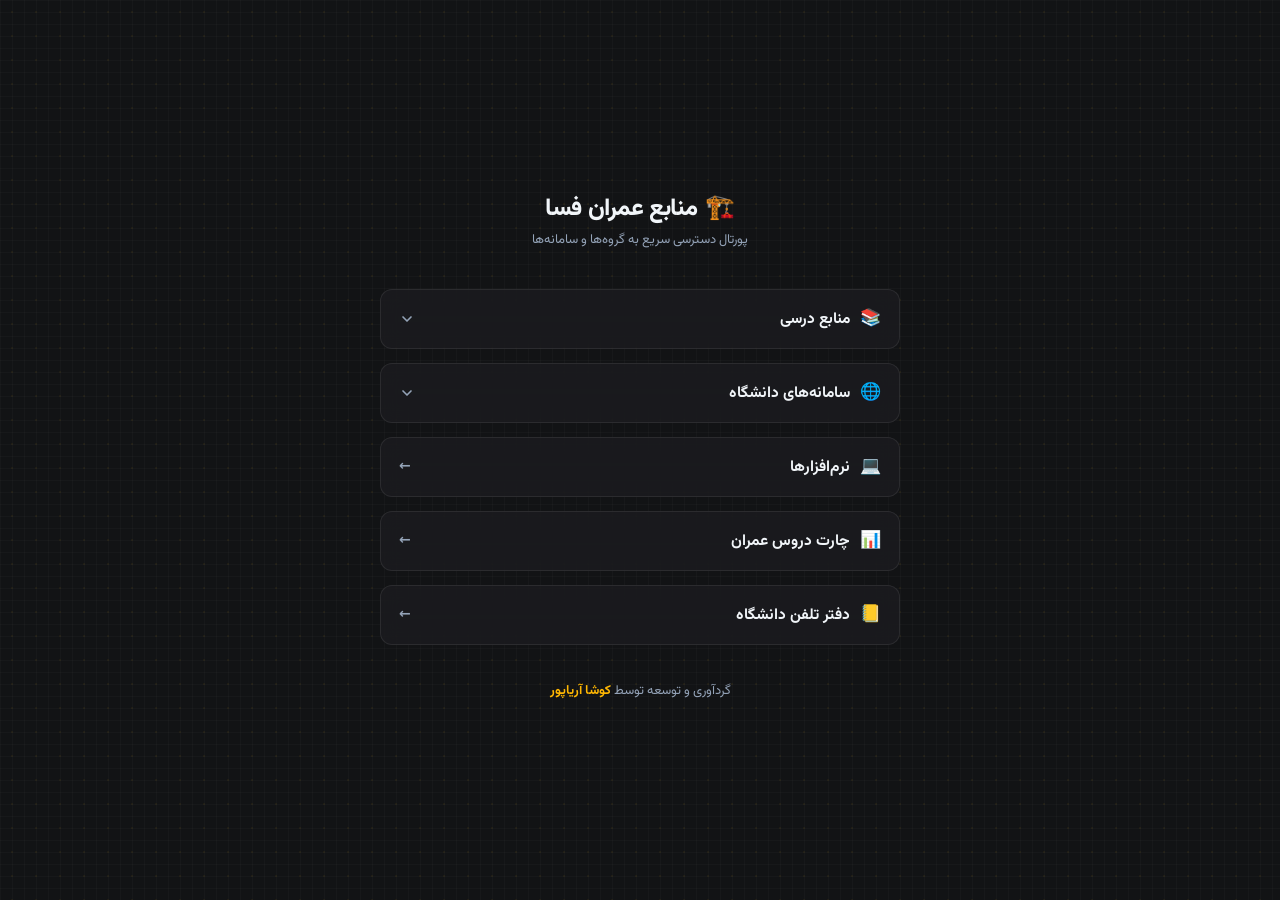
<file: index.html>
<!DOCTYPE html>
<html lang="fa" dir="rtl">
<head>
    <meta charset="UTF-8">
    <meta name="viewport" content="width=device-width, initial-scale=1.0, viewport-fit=cover">
    <title>منابع عمران فسا</title>
    <meta name="theme-color" content="#121315">

    <!-- اتصال سریع به فونت‌ها -->
    <link rel="preconnect" href="https://fonts.googleapis.com">
    <link rel="preconnect" href="https://fonts.gstatic.com" crossorigin>
    <link href="https://fonts.googleapis.com/css2?family=Vazirmatn:wght@400;500;700;800&display=swap" rel="stylesheet">

    <!-- SDK تلگرام (غیرمسدودکننده) -->
    <script src="https://telegram.org/js/telegram-web-app.js" defer></script>

    <!-- استایل اصلی -->
    <link rel="stylesheet" href="style.css">

    <!-- اسکریپت اصلی -->
    <script src="script.js" defer></script>
</head>
<body>

    <main class="container">
        <!-- هدر -->
        <header>
            <h1 class="brand-title">
                <span aria-hidden="true">🏗️</span>
                <span>منابع عمران فسا</span>
            </h1>
            <p class="brand-subtitle">پورتال دسترسی سریع به گروه‌ها و سامانه‌ها</p>
        </header>

        <!-- بخش ۱: منابع درسی -->
        <section class="accordion-group">
            <button type="button" class="btn-trigger" aria-expanded="false" aria-controls="menu-study" onclick="toggleAccordion(this, 'menu-study')">
                <span class="btn-title">
                    <span class="icon" aria-hidden="true">📚</span>
                    <span>منابع درسی</span>
                </span>
                <svg class="chevron" viewBox="0 0 24 24" aria-hidden="true">
                    <polyline points="6 9 12 15 18 9"></polyline>
                </svg>
            </button>
            <div id="menu-study" class="submenu-content">
                <div class="submenu-inner">
                    <button type="button" class="item-btn" onclick="openTopic('https://t.me/CivilFasa_resources/2')">
                        <span>🧑‍🔬 فیزیک / استاتیک / دینامیک</span>
                        <span class="link-arrow" aria-hidden="true">←</span>
                    </button>
                    <button type="button" class="item-btn" onclick="openTopic('https://t.me/CivilFasa_resources/295')">
                        <span>📋 نظام مهندسی</span>
                        <span class="link-arrow" aria-hidden="true">←</span>
                    </button>
                    <button type="button" class="item-btn" onclick="openTopic('https://t.me/CivilFasa_resources/498')">
                        <span>🏗️ مقاومت مصالح</span>
                        <span class="link-arrow" aria-hidden="true">←</span>
                    </button>
                    <button type="button" class="item-btn" onclick="openTopic('https://t.me/CivilFasa_resources/93')">
                        <span>🛠️ دروس عملی و کارآموزی</span>
                        <span class="link-arrow" aria-hidden="true">←</span>
                    </button>
                    <button type="button" class="item-btn" onclick="openTopic('https://t.me/CivilFasa_resources/3')">
                        <span>📐 ریاضی / آمار / دیفرانسیل</span>
                        <span class="link-arrow" aria-hidden="true">←</span>
                    </button>
                    <button type="button" class="item-btn" onclick="openTopic('https://t.me/CivilFasa_resources/6')">
                        <span>📏 نقشه‌کشی / معماری / نقشه‌برداری</span>
                        <span class="link-arrow" aria-hidden="true">←</span>
                    </button>
                    <button type="button" class="item-btn" onclick="openTopic('https://t.me/CivilFasa_resources/80')">
                        <span>🪨 زمین‌شناسی / مصالح / بتن</span>
                        <span class="link-arrow" aria-hidden="true">←</span>
                    </button>
                </div>
            </div>
        </section>

        <!-- بخش ۲: سامانه‌ها -->
        <section class="accordion-group">
            <button type="button" class="btn-trigger" aria-expanded="false" aria-controls="menu-systems" onclick="toggleAccordion(this, 'menu-systems')">
                <span class="btn-title">
                    <span class="icon" aria-hidden="true">🌐</span>
                    <span>سامانه‌های دانشگاه</span>
                </span>
                <svg class="chevron" viewBox="0 0 24 24" aria-hidden="true">
                    <polyline points="6 9 12 15 18 9"></polyline>
                </svg>
            </button>
            <div id="menu-systems" class="submenu-content">
                <div class="submenu-inner">
                    <button type="button" class="item-btn" onclick="openExternal('https://food.fasau.ac.ir/')">
                        <span>🍽️ کالینان (سامانه غذا)</span>
                        <span class="link-arrow" aria-hidden="true">↗</span>
                    </button>
                    <button type="button" class="item-btn" onclick="openExternal('https://pershiess.fasau.ac.ir/')">
                        <span>📖 اتوماسیون (آموزش)</span>
                        <span class="link-arrow" aria-hidden="true">↗</span>
                    </button>
                    <button type="button" class="item-btn" onclick="openExternal('http://online.fasau.ac.ir/')">
                        <span>💻 مودل (امتحانات)</span>
                        <span class="link-arrow" aria-hidden="true">↗</span>
                    </button>
                    <button type="button" class="item-btn" onclick="openExternal('https://ja-ostadi.ir/')">
                        <span>👨‍🏫 جا استادی</span>
                        <span class="link-arrow" aria-hidden="true">↗</span>
                    </button>
                </div>
            </div>
        </section>

        <!-- بخش ۳: نرم‌افزارها -->
        <div class="accordion-group single-btn">
            <button type="button" class="btn-trigger" onclick="navigateTo('software.html')">
                <span class="btn-title">
                    <span class="icon" aria-hidden="true">💻</span>
                    <span>نرم‌افزارها</span>
                </span>
                <span class="link-arrow" aria-hidden="true">←</span>
            </button>
        </div>

        <!-- بخش ۴: چارت دروس -->
        <div class="accordion-group single-btn">
            <button type="button" class="btn-trigger" onclick="openChart()">
                <span class="btn-title">
                    <span class="icon" aria-hidden="true">📊</span>
                    <span>چارت دروس عمران</span>
                </span>
                <span class="link-arrow" aria-hidden="true">←</span>
            </button>
        </div>

        <!-- بخش ۵: دفتر تلفن -->
        <div class="accordion-group single-btn">
            <button type="button" class="btn-trigger" onclick="navigateTo('phoneBook.html')">
                <span class="btn-title">
                    <span class="icon" aria-hidden="true">📒</span>
                    <span>دفتر تلفن دانشگاه</span>
                </span>
                <span class="link-arrow" aria-hidden="true">←</span>
            </button>
        </div>

        <!-- فوتر -->
        <footer class="app-footer">
            گردآوری و توسعه توسط <strong>کوشا آریاپور</strong>
        </footer>
    </main>

    <!-- مودال چارت -->
    <div id="chartModal" class="chart-modal" role="dialog" aria-modal="true" aria-labelledby="chartModalTitle" aria-hidden="true">
        <div class="chart-modal-bar">
            <button type="button" class="chart-back-btn" onclick="closeChart()">→ بازگشت</button>
            <span id="chartModalTitle" class="chart-modal-title">چارت دروس عمران</span>
            <span class="chart-modal-spacer" aria-hidden="true"></span>
        </div>
        <iframe id="chartFrame" class="chart-frame" src="" loading="lazy" title="چارت دروس عمران"></iframe>
    </div>

</body>
</html>
</file>
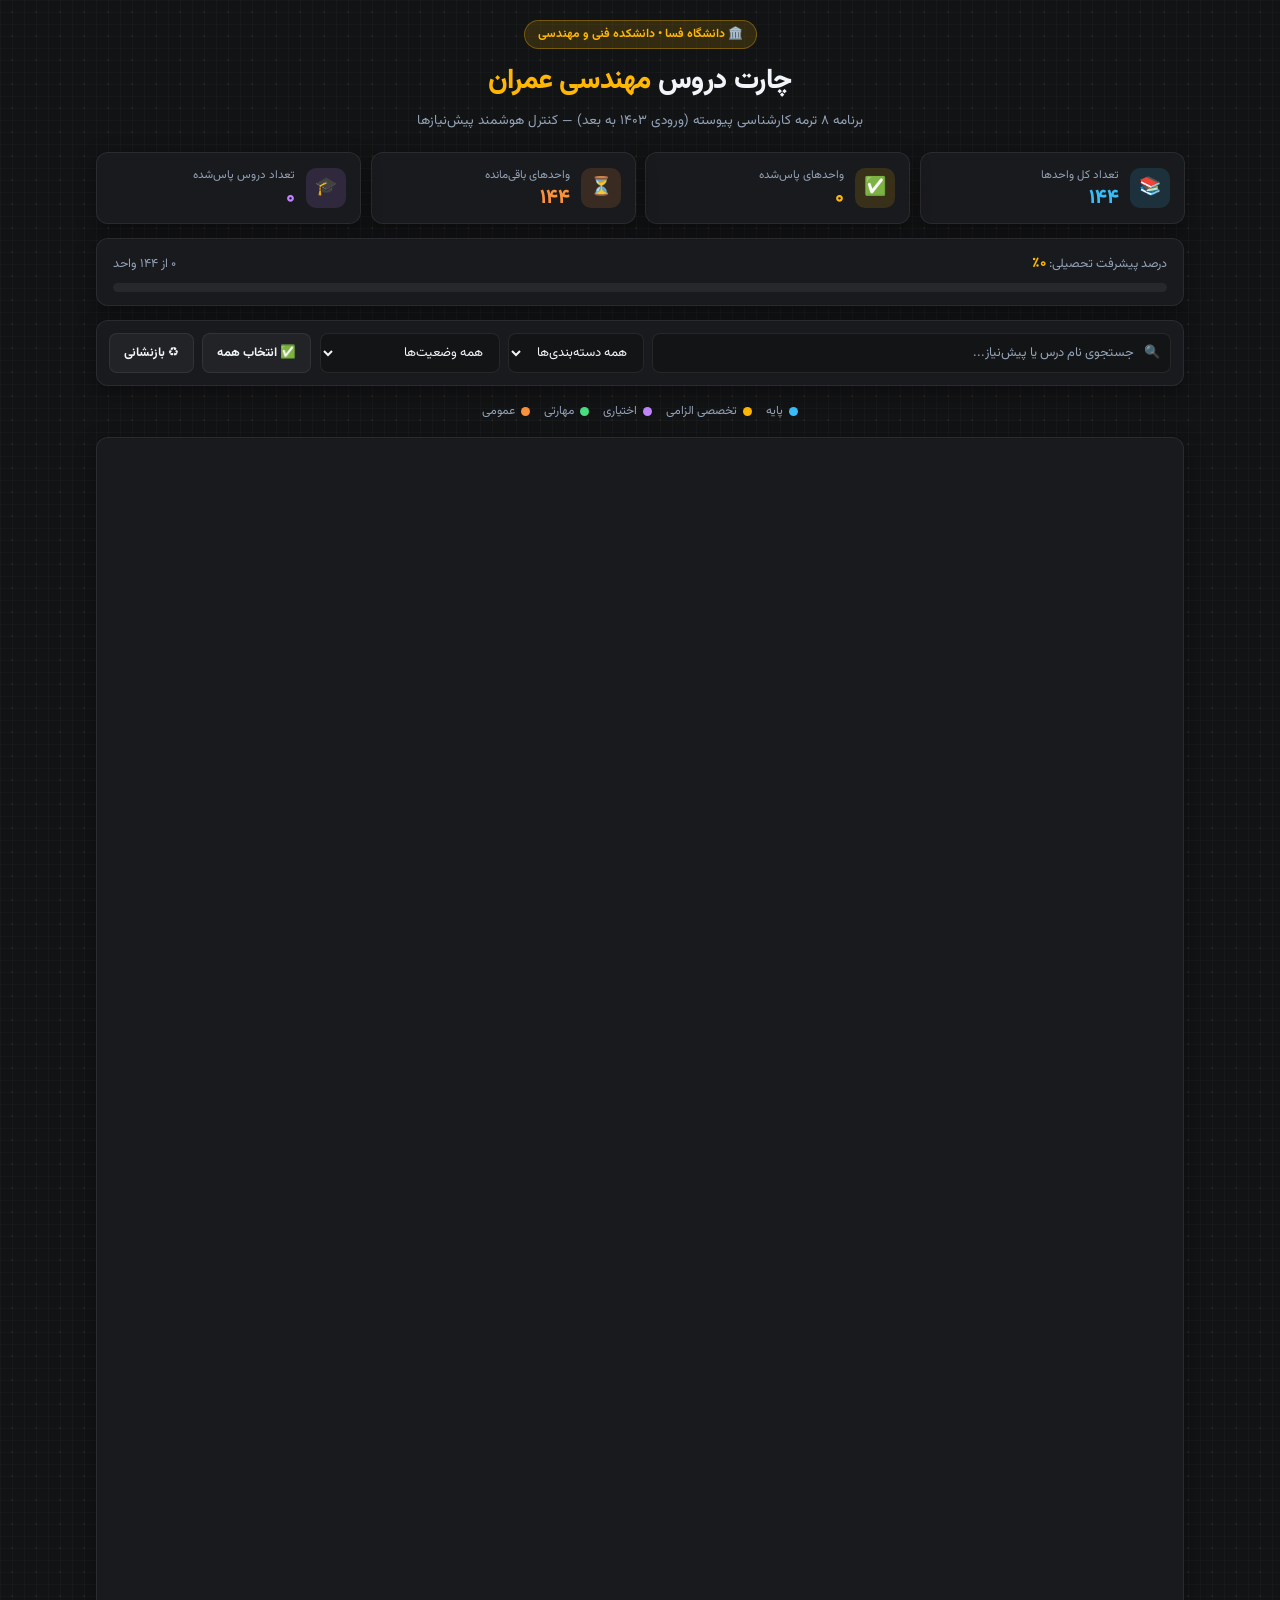
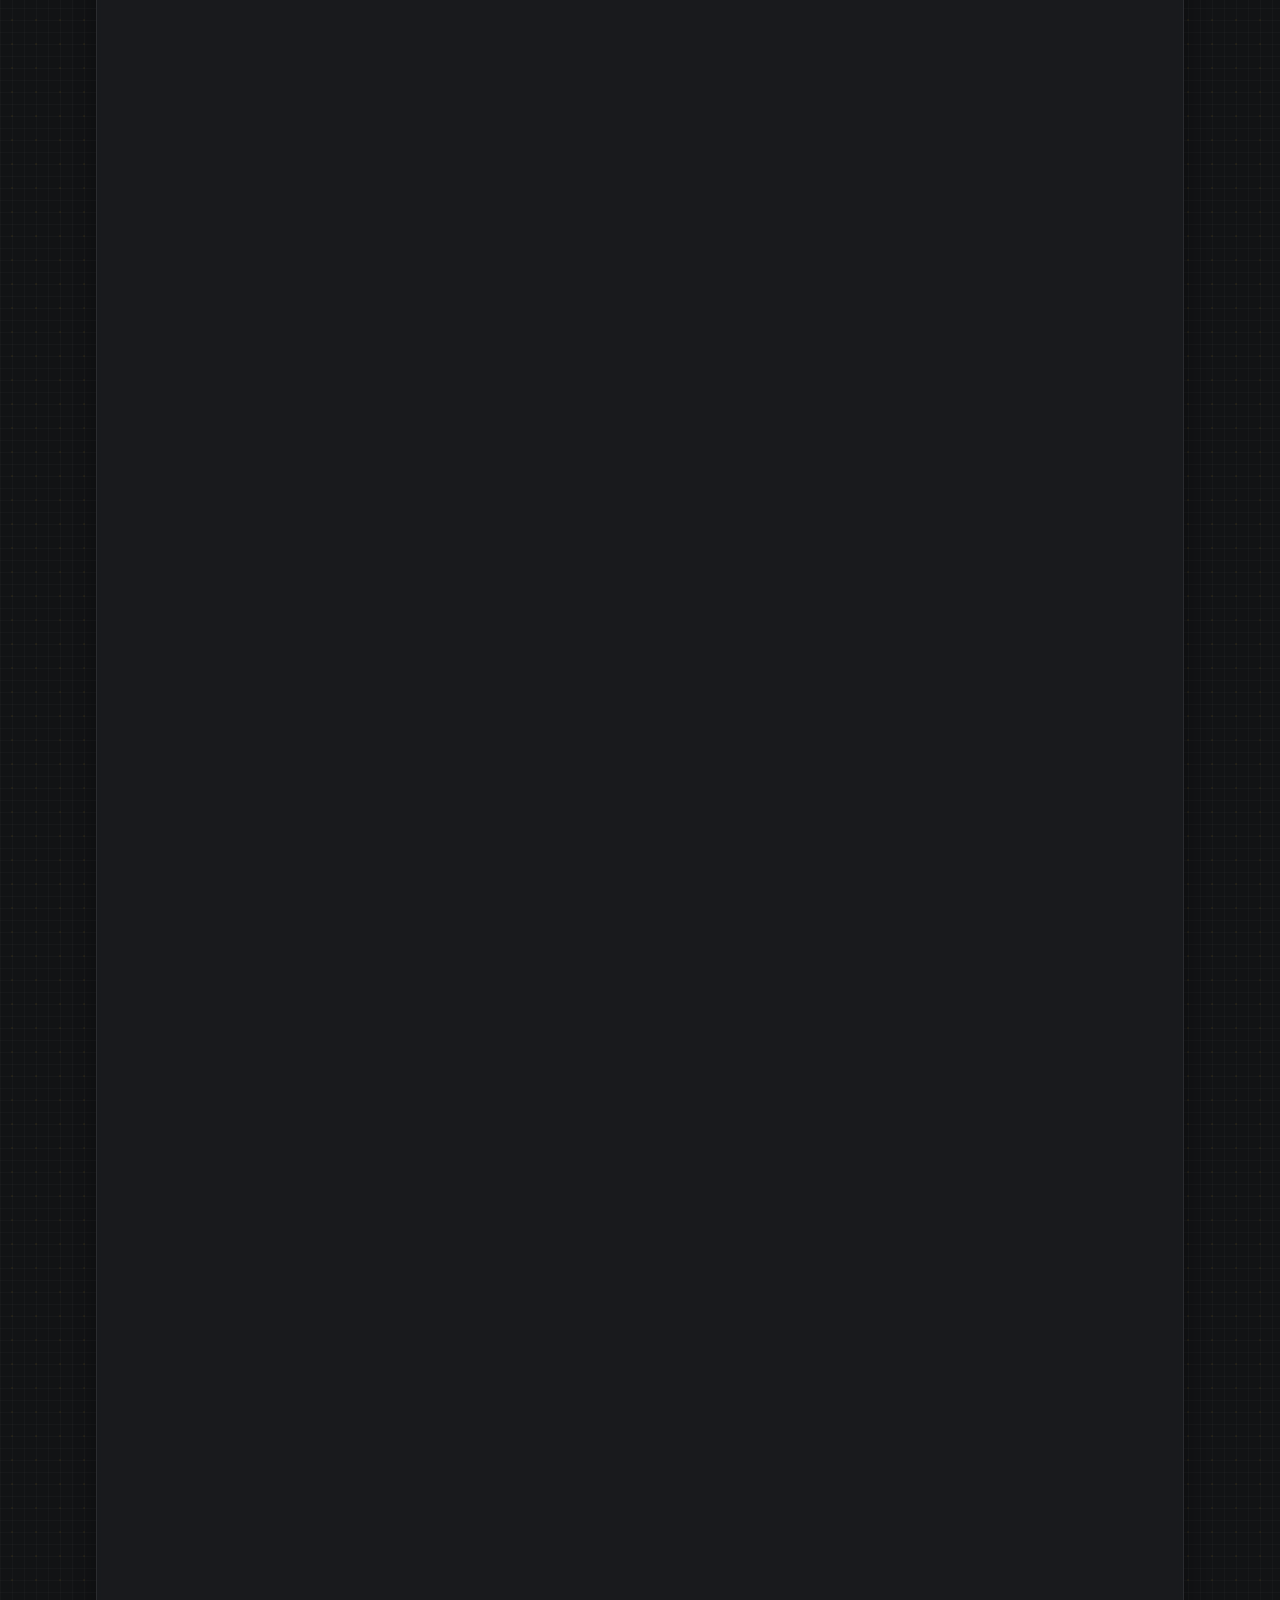
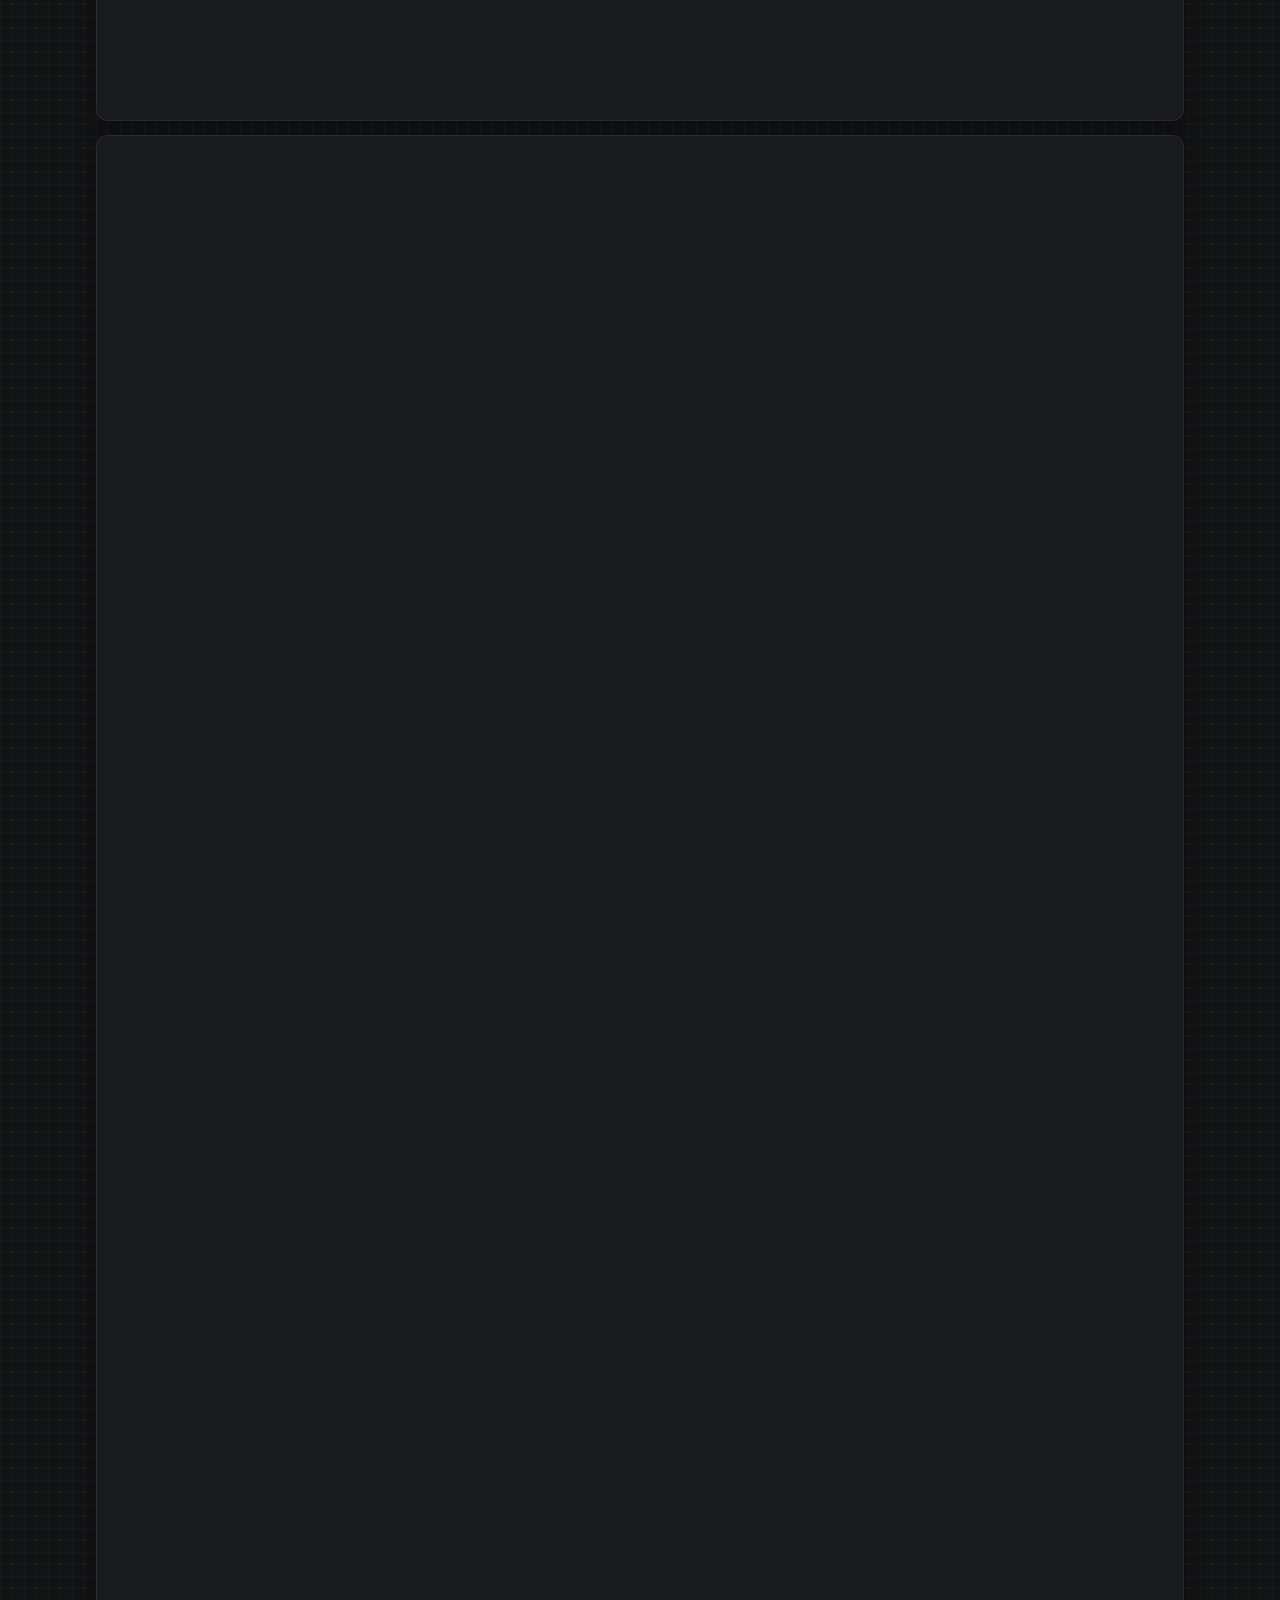
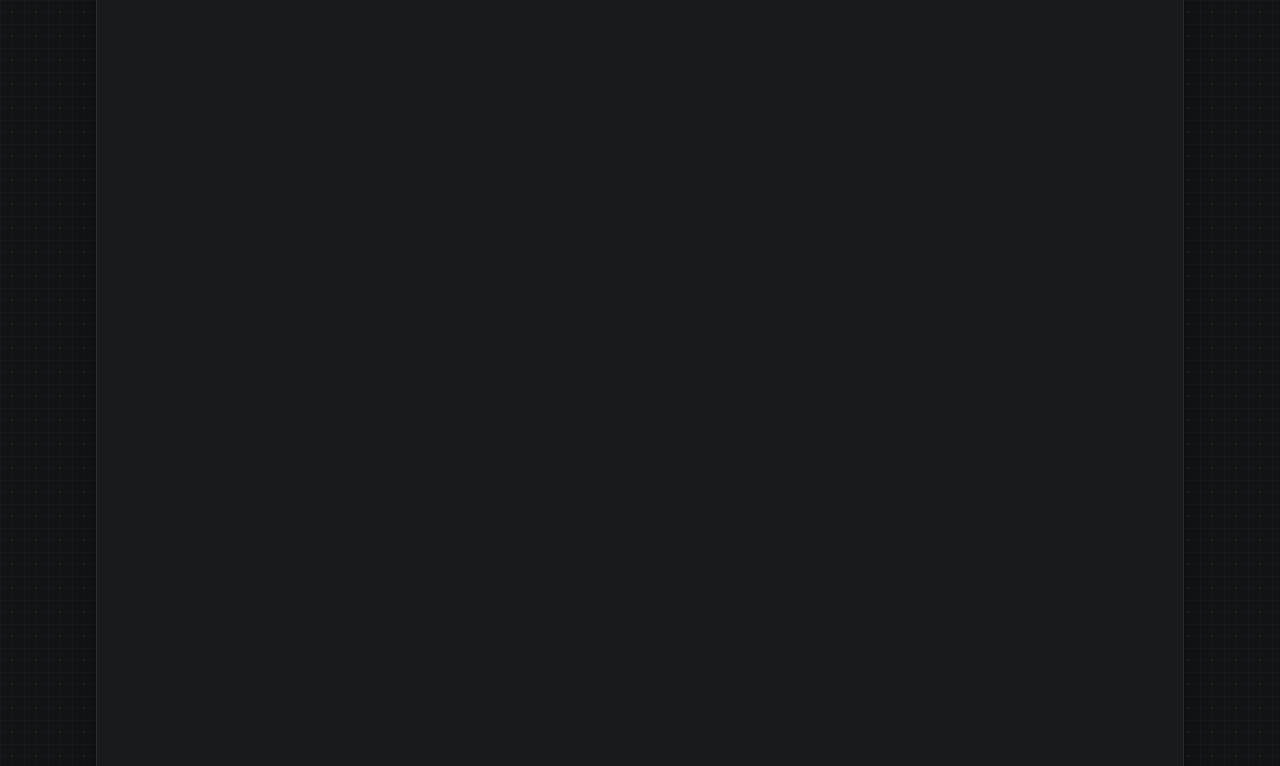
<file: chart.html>
<!DOCTYPE html>
<html lang="fa" dir="rtl">
<head>
<meta charset="UTF-8" />
<meta name="viewport" content="width=device-width, initial-scale=1.0, viewport-fit=cover" />
<title>چارت دروس مهندسی عمران - دانشگاه فسا</title>
<meta name="theme-color" content="#121315" />

<link rel="preconnect" href="https://fonts.googleapis.com" />
<link rel="preconnect" href="https://fonts.gstatic.com" crossorigin />
<link href="https://fonts.googleapis.com/css2?family=Vazirmatn:wght@400;500;700;800&display=swap" rel="stylesheet" />

<style>
  :root {
    --bg: #121315;
    --panel: rgba(28, 29, 33, 0.78);
    --panel-solid: #1c1d21;
    --border: rgba(255, 255, 255, 0.08);
    --border-strong: rgba(255, 255, 255, 0.16);
    --text: #f1f5f9;
    --muted: #94a3b8;
    --primary: #ffb703;
    --primary-light: #ffd166;
    --primary-dark: #e09f00;
    --primary-glow: rgba(255, 183, 3, 0.14);
    --blue: #38bdf8;
    --green: #4ade80;
    --orange: #fb923c;
    --purple: #c084fc;
    --red: #f87171;
    --shadow: 0 6px 20px rgba(0, 0, 0, 0.35);
    --radius: 12px;
  }

  *,
  *::before,
  *::after {
    box-sizing: border-box;
    font-family: "Vazirmatn", system-ui, -apple-system, sans-serif;
    -webkit-tap-highlight-color: transparent;
  }

  html, body {
    overflow-x: hidden;
    max-width: 100%;
    -webkit-text-size-adjust: 100%;
  }

  body {
    margin: 0;
    padding: 0;
    background-color: var(--bg);
    background-image:
      radial-gradient(rgba(255, 183, 3, 0.05) 1px, transparent 0),
      linear-gradient(to right, rgba(255, 255, 255, 0.02) 1px, transparent 1px),
      linear-gradient(to bottom, rgba(255, 255, 255, 0.02) 1px, transparent 1px);
    background-size: 24px 24px, 12px 12px, 12px 12px;
    color: var(--text);
    line-height: 1.6;
    min-height: 100vh;
    min-height: 100dvh;
  }

  .container {
    max-width: 1120px;
    margin: 0 auto;
    padding:
      max(20px, env(safe-area-inset-top))
      max(16px, env(safe-area-inset-right))
      max(44px, env(safe-area-inset-bottom))
      max(16px, env(safe-area-inset-left));
  }

  header {
    text-align: center;
    margin-bottom: 20px;
  }

  .university-pill {
    display: inline-flex;
    align-items: center;
    gap: 6px;
    background: var(--primary-glow);
    border: 1px solid rgba(255, 183, 3, 0.32);
    color: var(--primary);
    padding: 4px 13px;
    border-radius: 999px;
    font-size: 12px;
    font-weight: 700;
    margin-bottom: 10px;
  }

  h1 {
    margin: 0 0 6px 0;
    font-size: clamp(19px, 4.2vw, 28px);
    font-weight: 800;
    color: var(--text);
    letter-spacing: -0.4px;
  }

  h1 span {
    color: var(--primary);
  }

  .subtitle {
    color: var(--muted);
    font-size: clamp(12px, 3vw, 13.5px);
    margin: 0;
  }

  /* ─── کارت‌های آماری ─── */
  .stats {
    display: grid;
    grid-template-columns: repeat(4, 1fr);
    gap: 10px;
    margin-bottom: 14px;
  }

  .stat-card {
    background: var(--panel);
    backdrop-filter: blur(10px);
    -webkit-backdrop-filter: blur(10px);
    border: 1px solid var(--border);
    border-radius: var(--radius);
    padding: 13px 14px;
    display: flex;
    align-items: center;
    gap: 11px;
    box-shadow: var(--shadow);
    transition: transform 0.2s cubic-bezier(0.22, 1, 0.36, 1), border-color 0.2s ease;
    will-change: transform;
  }

  @media (hover: hover) {
    .stat-card:hover {
      transform: translateY(-2px);
      border-color: rgba(255, 183, 3, 0.35);
    }
  }

  .stat-icon {
    width: 40px;
    height: 40px;
    border-radius: 10px;
    display: flex;
    align-items: center;
    justify-content: center;
    font-size: 18px;
    flex-shrink: 0;
  }

  .stat-card.total .stat-icon { background: rgba(56, 189, 248, 0.14); color: var(--blue); }
  .stat-card.passed .stat-icon { background: rgba(255, 183, 3, 0.14); color: var(--primary); }
  .stat-card.remaining .stat-icon { background: rgba(251, 146, 60, 0.14); color: var(--orange); }
  .stat-card.courses .stat-icon { background: rgba(192, 132, 252, 0.14); color: var(--purple); }

  .stat-info {
    text-align: right;
    min-width: 0;
  }

  .stat-card .label {
    color: var(--muted);
    font-size: 11.5px;
    margin-bottom: 2px;
  }

  .stat-card .value {
    font-size: 20px;
    font-weight: 800;
    line-height: 1.2;
  }

  .stat-card.total .value { color: var(--blue); }
  .stat-card.passed .value { color: var(--primary); }
  .stat-card.remaining .value { color: var(--orange); }
  .stat-card.courses .value { color: var(--purple); }

  /* ─── نوار پیشرفت ─── */
  .progress-wrap {
    background: var(--panel);
    backdrop-filter: blur(10px);
    -webkit-backdrop-filter: blur(10px);
    border: 1px solid var(--border);
    border-radius: var(--radius);
    padding: 13px 16px;
    margin-bottom: 14px;
    box-shadow: var(--shadow);
  }

  .progress-info {
    display: flex;
    justify-content: space-between;
    align-items: center;
    font-size: 12.5px;
    color: var(--muted);
    margin-bottom: 8px;
  }

  .progress-info strong {
    color: var(--primary);
    font-size: 14.5px;
  }

  .progress-bar {
    width: 100%;
    height: 9px;
    background: rgba(255, 255, 255, 0.06);
    border-radius: 999px;
    overflow: hidden;
  }

  .progress-fill {
    height: 100%;
    width: 0%;
    background: linear-gradient(90deg, var(--primary-dark), var(--primary));
    border-radius: 999px;
    transition: width 0.35s cubic-bezier(0.22, 1, 0.36, 1);
  }

  /* ─── نوار جستجو و فیلتر ─── */
  .controls-bar {
    background: var(--panel);
    backdrop-filter: blur(10px);
    -webkit-backdrop-filter: blur(10px);
    border: 1px solid var(--border);
    border-radius: var(--radius);
    padding: 12px;
    margin-bottom: 16px;
    display: flex;
    flex-wrap: wrap;
    gap: 9px;
    align-items: center;
    justify-content: space-between;
    box-shadow: var(--shadow);
  }

  .search-filters {
    display: flex;
    flex-wrap: wrap;
    gap: 8px;
    flex: 1;
  }

  .search-box {
    position: relative;
    flex: 1;
    min-width: 180px;
  }

  .search-box input {
    width: 100%;
    min-height: 40px;
    background: rgba(18, 19, 21, 0.7);
    border: 1px solid var(--border);
    color: var(--text);
    padding: 8px 36px 8px 12px;
    border-radius: 8px;
    font-size: 13px;
    outline: none;
    transition: border-color 0.2s ease, box-shadow 0.2s ease;
  }

  .search-box input::placeholder {
    color: var(--muted);
  }

  .search-box input:focus {
    border-color: rgba(255, 183, 3, 0.45);
    box-shadow: 0 0 0 3px var(--primary-glow);
  }

  .search-box::before {
    content: "🔍";
    position: absolute;
    right: 11px;
    top: 50%;
    transform: translateY(-50%);
    font-size: 13px;
    opacity: 0.7;
    pointer-events: none;
  }

  select.filter-select {
    min-height: 40px;
    background: rgba(18, 19, 21, 0.7);
    border: 1px solid var(--border);
    color: var(--text);
    padding: 8px 12px;
    border-radius: 8px;
    font-size: 13px;
    outline: none;
    cursor: pointer;
    transition: border-color 0.2s ease;
  }

  select.filter-select:focus {
    border-color: rgba(255, 183, 3, 0.45);
  }

  .toolbar {
    display: flex;
    gap: 8px;
    flex-wrap: wrap;
  }

  button {
    min-height: 40px;
    background: var(--primary);
    color: #000;
    border: none;
    padding: 8px 14px;
    border-radius: 8px;
    cursor: pointer;
    font-size: 12.5px;
    font-weight: 700;
    display: inline-flex;
    align-items: center;
    gap: 6px;
    transition: background-color 0.16s ease, border-color 0.16s ease, color 0.16s ease, transform 0.14s ease;
  }

  button:active {
    transform: scale(0.97);
  }

  button.secondary {
    background: rgba(255, 255, 255, 0.04);
    color: var(--text);
    border: 1px solid var(--border);
  }

  @media (hover: hover) {
    button.secondary:hover {
      background: rgba(255, 183, 3, 0.12);
      border-color: rgba(255, 183, 3, 0.35);
      color: var(--primary);
    }

    button.danger:hover {
      background: rgba(248, 113, 113, 0.14);
      border-color: rgba(248, 113, 113, 0.4);
      color: var(--red);
    }
  }

  .legend {
    display: flex;
    flex-wrap: wrap;
    gap: 8px 14px;
    justify-content: center;
    margin-bottom: 16px;
    font-size: 12px;
    color: var(--muted);
  }

  .legend-item {
    display: flex;
    align-items: center;
    gap: 6px;
  }

  .dot {
    width: 9px;
    height: 9px;
    border-radius: 50%;
    display: inline-block;
  }

  /* ─── کارت ترم‌ها ─── */
  .term {
    background: var(--panel);
    backdrop-filter: blur(10px);
    -webkit-backdrop-filter: blur(10px);
    border: 1px solid var(--border);
    border-radius: var(--radius);
    padding: 15px 16px;
    margin-bottom: 14px;
    box-shadow: var(--shadow);
    transition: border-color 0.25s ease;
    content-visibility: auto;
    contain-intrinsic-size: 0 380px;
  }

  .term.term-completed {
    border-color: rgba(255, 183, 3, 0.42);
  }

  .term-header {
    display: flex;
    justify-content: space-between;
    align-items: center;
    flex-wrap: wrap;
    gap: 10px;
    margin-bottom: 12px;
    padding-bottom: 10px;
    border-bottom: 1px solid var(--border);
  }

  .term-title-group {
    display: flex;
    align-items: center;
    gap: 10px;
  }

  .term h2 {
    color: var(--text);
    margin: 0;
    font-size: 16.5px;
    font-weight: 800;
  }

  .term-units-pill {
    font-size: 11.5px;
    color: var(--primary);
    background: var(--primary-glow);
    border: 1px solid rgba(255, 183, 3, 0.3);
    padding: 2px 10px;
    border-radius: 999px;
    font-weight: 700;
  }

  .term-check-btn {
    min-height: 36px;
    padding: 6px 12px;
    font-size: 12px;
    border-radius: 8px;
  }

  .table-responsive {
    border-radius: 10px;
    border: 1px solid var(--border);
    overflow: hidden;
  }

  table {
    width: 100%;
    border-collapse: collapse;
    font-size: 13.5px;
  }

  th, td {
    padding: 10px 12px;
    text-align: right;
    border-bottom: 1px solid var(--border);
  }

  th {
    color: var(--muted);
    font-weight: 600;
    font-size: 12px;
    background: rgba(18, 19, 21, 0.65);
    white-space: nowrap;
  }

  tr:last-child td {
    border-bottom: none;
  }

  .course-row {
    transition: background-color 0.16s ease, opacity 0.2s ease;
    cursor: pointer;
  }

  @media (hover: hover) {
    .course-row:hover:not(.locked) {
      background: rgba(255, 255, 255, 0.035);
    }

    .course-row.passed-row:hover {
      background: rgba(255, 183, 3, 0.15);
    }
  }

  .course-row.locked {
    opacity: 0.48;
    cursor: not-allowed;
    background: rgba(0, 0, 0, 0.2);
  }

  .course-row.passed-row {
    background: rgba(255, 183, 3, 0.1);
  }

  .course-name {
    font-weight: 600;
    color: var(--text);
    display: flex;
    align-items: center;
    gap: 8px;
    word-break: break-word;
  }

  .course-row.passed-row .course-name {
    color: var(--primary);
  }

  .lock-icon {
    font-size: 13px;
    flex-shrink: 0;
  }

  .chk-wrap {
    display: inline-flex;
    align-items: center;
    justify-content: center;
  }

  .chk {
    appearance: none;
    -webkit-appearance: none;
    width: 20px;
    height: 20px;
    border: 2px solid var(--border-strong);
    border-radius: 6px;
    background: rgba(18, 19, 21, 0.85);
    cursor: pointer;
    position: relative;
    transition: background-color 0.15s ease, border-color 0.15s ease, transform 0.12s ease;
    margin: 0;
  }

  .chk:active:not(:disabled) {
    transform: scale(0.9);
  }

  .chk:checked {
    background: var(--primary);
    border-color: var(--primary);
  }

  .chk:checked::after {
    content: "✓";
    position: absolute;
    color: #000;
    font-size: 13px;
    font-weight: 800;
    top: 50%;
    left: 50%;
    transform: translate(-50%, -50%);
  }

  .chk:disabled {
    cursor: not-allowed;
    opacity: 0.4;
  }

  .badge {
    display: inline-block;
    padding: 3px 10px;
    border-radius: 999px;
    font-size: 11px;
    font-weight: 700;
    white-space: nowrap;
    border: 1px solid transparent;
  }

  .badge-base  { background: rgba(56, 189, 248, 0.14); color: var(--blue); border-color: rgba(56, 189, 248, 0.3); }
  .badge-core  { background: rgba(255, 183, 3, 0.14); color: var(--primary); border-color: rgba(255, 183, 3, 0.32); }
  .badge-opt   { background: rgba(192, 132, 252, 0.14); color: var(--purple); border-color: rgba(192, 132, 252, 0.3); }
  .badge-gen   { background: rgba(251, 146, 60, 0.14); color: var(--orange); border-color: rgba(251, 146, 60, 0.3); }
  .badge-skill { background: rgba(74, 222, 128, 0.14); color: var(--green); border-color: rgba(74, 222, 128, 0.3); }

  .prereq-list {
    display: flex;
    flex-wrap: wrap;
    gap: 5px;
    align-items: center;
  }

  .prereq-tag {
    font-size: 11px;
    padding: 2px 8px;
    border-radius: 6px;
    background: rgba(255, 255, 255, 0.04);
    border: 1px solid var(--border);
    color: var(--muted);
    word-break: break-word;
    transition: background-color 0.2s ease, border-color 0.2s ease, color 0.2s ease;
  }

  .prereq-tag.met {
    background: var(--primary-glow);
    border-color: rgba(255, 183, 3, 0.35);
    color: var(--primary);
  }

  .note-tag {
    display: inline-flex;
    align-items: center;
    gap: 4px;
    color: var(--orange);
    font-size: 11px;
    background: rgba(251, 146, 60, 0.1);
    border: 1px solid rgba(251, 146, 60, 0.28);
    padding: 2px 8px;
    border-radius: 6px;
  }

  .term-footer {
    display: flex;
    flex-wrap: wrap;
    gap: 8px;
    justify-content: flex-end;
    margin-top: 12px;
    padding-top: 10px;
    border-top: 1px dashed var(--border);
    font-size: 12px;
  }

  .term-footer .chip {
    background: rgba(18, 19, 21, 0.65);
    border: 1px solid var(--border);
    padding: 4px 11px;
    border-radius: 999px;
    color: var(--muted);
  }

  .term-footer .chip strong {
    color: var(--text);
  }

  .term-footer .chip.done {
    background: var(--primary-glow);
    border-color: rgba(255, 183, 3, 0.32);
    color: var(--primary);
  }

  .term-footer .chip.done strong {
    color: var(--primary);
  }

  .empty-state {
    text-align: center;
    padding: 36px 20px;
    color: var(--muted);
    background: var(--panel);
    border: 1px dashed var(--border-strong);
    border-radius: var(--radius);
    display: none;
    font-size: 13.5px;
  }

  /* ─── Toast ─── */
  .toast {
    position: fixed;
    bottom: max(20px, env(safe-area-inset-bottom));
    left: 50%;
    transform: translateX(-50%) translateY(16px);
    background: var(--primary);
    color: #000;
    padding: 10px 18px;
    border-radius: 8px;
    font-size: 13px;
    font-weight: 800;
    box-shadow: 0 10px 25px rgba(0, 0, 0, 0.5);
    display: flex;
    align-items: center;
    gap: 8px;
    opacity: 0;
    visibility: hidden;
    pointer-events: none;
    transition: opacity 0.25s ease, transform 0.25s cubic-bezier(0.22, 1, 0.36, 1), visibility 0.25s ease;
    z-index: 999;
    white-space: nowrap;
  }

  .toast.show {
    opacity: 1;
    visibility: visible;
    transform: translateX(-50%) translateY(0);
  }

  footer {
    text-align: center;
    margin-top: 24px;
    padding-top: 16px;
    border-top: 1px solid var(--border);
    color: var(--muted);
    font-size: 12.5px;
  }

  footer strong {
    color: var(--primary);
  }

  @media (max-width: 860px) {
    .stats {
      grid-template-columns: repeat(2, 1fr);
    }
  }

  @media (max-width: 680px) {
    .stats {
      gap: 8px;
    }

    .stat-card {
      padding: 10px;
      gap: 8px;
    }

    .stat-icon {
      width: 34px;
      height: 34px;
      font-size: 16px;
      border-radius: 8px;
    }

    .stat-card .label {
      font-size: 11px;
    }

    .stat-card .value {
      font-size: 17px;
    }

    .controls-bar {
      flex-direction: column;
      align-items: stretch;
      padding: 10px;
    }

    .search-filters {
      flex-direction: column;
    }

    .search-box,
    select.filter-select {
      width: 100%;
    }

    .toolbar {
      display: grid;
      grid-template-columns: 1fr 1fr;
      gap: 8px;
    }

    .toolbar button {
      justify-content: center;
      padding: 9px 10px;
    }

    .term {
      padding: 12px 10px;
      margin-bottom: 12px;
      contain-intrinsic-size: 0 620px;
    }

    .term-header {
      flex-direction: column;
      align-items: flex-start;
      gap: 8px;
    }

    .term-check-btn {
      width: 100%;
      justify-content: center;
    }

    .table-responsive {
      border: none;
      border-radius: 0;
    }

    table, thead, tbody, th, td, tr {
      display: block;
      width: 100%;
    }

    thead {
      display: none;
    }

    tbody {
      display: flex;
      flex-direction: column;
      gap: 8px;
    }

    tr.course-row {
      display: grid;
      grid-template-columns: auto 1fr;
      grid-template-areas:
        "chk title"
        "meta meta"
        "prereq prereq";
      gap: 7px 10px;
      align-items: center;
      background: rgba(18, 19, 21, 0.55);
      border: 1px solid var(--border);
      border-radius: 10px;
      padding: 10px;
    }

    tr.course-row.passed-row {
      background: rgba(255, 183, 3, 0.1);
      border-color: rgba(255, 183, 3, 0.35);
    }

    tr.course-row.locked {
      background: rgba(0, 0, 0, 0.28);
    }

    td {
      border: none !important;
      padding: 0 !important;
      text-align: right !important;
    }

    td.col-chk {
      grid-area: chk;
      display: flex;
      align-items: center;
    }

    td.col-name {
      grid-area: title;
    }

    .course-name {
      font-size: 13.5px;
      line-height: 1.45;
    }

    td.col-units {
      grid-area: meta;
      justify-self: start;
      width: auto !important;
      display: inline-flex !important;
      align-items: center;
      background: rgba(255, 255, 255, 0.05);
      border: 1px solid var(--border) !important;
      padding: 3px 10px !important;
      border-radius: 999px;
      font-size: 11.5px;
      color: var(--text);
      white-space: nowrap;
    }

    td.col-units::after {
      content: " واحد";
      margin-right: 4px;
      font-weight: 400;
      color: var(--muted);
    }

    td.col-type {
      grid-area: meta;
      justify-self: end;
      width: auto !important;
      display: inline-flex !important;
      align-items: center;
    }

    td.col-prereq {
      grid-area: prereq;
      padding-top: 8px !important;
      margin-top: 2px;
      border-top: 1px dashed var(--border) !important;
    }

    .term-footer {
      justify-content: center;
      gap: 6px;
    }

    .term-footer .chip {
      font-size: 11px;
      padding: 4px 10px;
    }
  }

  @media (prefers-reduced-motion: reduce) {
    *,
    *::before,
    *::after {
      animation-duration: 0.01ms !important;
      animation-iteration-count: 1 !important;
      transition-duration: 0.01ms !important;
    }
  }
</style>
</head>
<body>

<div class="container">
  <header>
    <div class="university-pill">🏛️ دانشگاه فسا • دانشکده فنی و مهندسی</div>
    <h1>چارت دروس <span>مهندسی عمران</span></h1>
    <p class="subtitle">برنامه ۸ ترمه کارشناسی پیوسته (ورودی ۱۴۰۳ به بعد) — کنترل هوشمند پیش‌نیازها</p>
  </header>

  <div class="stats" id="stats">
    <div class="stat-card total">
      <div class="stat-icon">📚</div>
      <div class="stat-info">
        <div class="label">تعداد کل واحدها</div>
        <div class="value" id="statTotal">۰</div>
      </div>
    </div>
    <div class="stat-card passed">
      <div class="stat-icon">✅</div>
      <div class="stat-info">
        <div class="label">واحدهای پاس‌شده</div>
        <div class="value" id="statPassed">۰</div>
      </div>
    </div>
    <div class="stat-card remaining">
      <div class="stat-icon">⏳</div>
      <div class="stat-info">
        <div class="label">واحدهای باقی‌مانده</div>
        <div class="value" id="statRemaining">۰</div>
      </div>
    </div>
    <div class="stat-card courses">
      <div class="stat-icon">🎓</div>
      <div class="stat-info">
        <div class="label">تعداد دروس پاس‌شده</div>
        <div class="value" id="statCourses">۰</div>
      </div>
    </div>
  </div>

  <div class="progress-wrap" id="progressSection">
    <div class="progress-info">
      <span>درصد پیشرفت تحصیلی: <strong id="progressPct">۰٪</strong></span>
      <span id="progressText">۰ از ۰ واحد</span>
    </div>
    <div class="progress-bar"><div class="progress-fill" id="progressFill"></div></div>
  </div>

  <div class="controls-bar">
    <div class="search-filters">
      <div class="search-box">
        <input type="text" id="searchInput" placeholder="جستجوی نام درس یا پیش‌نیاز..." oninput="applyFilters()">
      </div>
      <select class="filter-select" id="typeFilter" onchange="applyFilters()">
        <option value="all">همه دسته‌بندی‌ها</option>
        <option value="پایه">دروس پایه</option>
        <option value="تخصصی الزامی">تخصصی الزامی</option>
        <option value="اختیاری">دروس اختیاری</option>
        <option value="مهارتی">دروس مهارتی</option>
        <option value="عمومی">دروس عمومی</option>
      </select>
      <select class="filter-select" id="statusFilter" onchange="applyFilters()">
        <option value="all">همه وضعیت‌ها</option>
        <option value="passed">پاس‌شده</option>
        <option value="unlocked">قابل اخذ (باز)</option>
        <option value="locked">قفل‌شده (نیازمند پیش‌نیاز)</option>
      </select>
    </div>

    <div class="toolbar">
      <button id="toggleAllBtn" class="secondary" onclick="toggleAll()">✅ انتخاب همه</button>
      <button class="secondary danger" onclick="resetAll()">♻️ بازنشانی</button>
    </div>
  </div>

  <div class="legend">
    <div class="legend-item"><span class="dot" style="background:#38bdf8;"></span> پایه</div>
    <div class="legend-item"><span class="dot" style="background:#ffb703;"></span> تخصصی الزامی</div>
    <div class="legend-item"><span class="dot" style="background:#c084fc;"></span> اختیاری</div>
    <div class="legend-item"><span class="dot" style="background:#4ade80;"></span> مهارتی</div>
    <div class="legend-item"><span class="dot" style="background:#fb923c;"></span> عمومی</div>
  </div>

  <div id="emptyState" class="empty-state">
    هیچ درسی با فیلترهای انتخاب‌شده مطابقت ندارد.
  </div>

  <div id="chart"></div>

  <footer>
    گردآوری و توسعه توسط <strong>کوشا آریاپور</strong> • ذخیره خودکار در مرورگر فعال است
  </footer>
</div>

<div class="toast" id="toast" role="status" aria-live="polite">💾 تغییرات ذخیره شد</div>

<script>
const STORAGE_KEY = "fasa_civil_chart_v3";
const parentTg = window.parent?.Telegram?.WebApp || window.Telegram?.WebApp;

function triggerHaptic(style = "light") {
  if (parentTg?.HapticFeedback?.impactOccurred) {
    parentTg.HapticFeedback.impactOccurred(style);
  }
}

const terms = [
  { title: "نیمسال اول", courses: [
    { name: "ریاضی عمومی ۱", units: 3, type: "پایه", prereq: [] },
    { name: "فیزیک ۱", units: 3, type: "پایه", prereq: [] },
    { name: "برنامه‌سازی کامپیوتر", units: 3, type: "پایه", prereq: [] },
    { name: "کارگاه عمومی", units: 1, type: "پایه", prereq: [] },
    { name: "زمین‌شناسی برای مهندسی عمران", units: 2, type: "تخصصی الزامی", prereq: [] },
    { name: "رسم فنی و نقشه‌کشی ساختمان", units: 2, type: "تخصصی الزامی", prereq: [] },
    { name: "ادبیات فارسی", units: 3, type: "عمومی", prereq: [] },
  ]},
  { title: "نیمسال دوم", courses: [
    { name: "ریاضی عمومی ۲", units: 3, type: "پایه", prereq: ["ریاضی عمومی ۱"] },
    { name: "آمار و احتمال مهندسی", units: 3, type: "پایه", prereq: ["ریاضی عمومی ۱"] },
    { name: "آز فیزیک ۱", units: 1, type: "پایه", prereq: ["فیزیک ۱"] },
    { name: "استاتیک", units: 3, type: "تخصصی الزامی", prereq: ["ریاضی عمومی ۱"] },
    { name: "مصالح و فرآورده‌های ساختمانی", units: 2, type: "تخصصی الزامی", prereq: ["زمین‌شناسی برای مهندسی عمران"] },
    { name: "مبانی معماری و شهرسازی", units: 2, type: "تخصصی الزامی", prereq: ["رسم فنی و نقشه‌کشی ساختمان"] },
    { name: "آشنایی با رشته مهندسی عمران (کاربینی)", units: 1, type: "مهارتی", prereq: [] },
    { name: "آیین زندگی (اخلاق کاربردی)", units: 2, type: "عمومی", prereq: [] },
    { name: "زبان خارجی (انگلیسی)", units: 3, type: "عمومی", prereq: [] },
  ]},
  { title: "نیمسال سوم", courses: [
    { name: "معادلات دیفرانسیل", units: 3, type: "پایه", prereq: ["ریاضی عمومی ۲"] },
    { name: "مکانیک جامدات ۱", units: 3, type: "تخصصی الزامی", prereq: ["استاتیک"] },
    { name: "دینامیک", units: 2, type: "تخصصی الزامی", prereq: ["استاتیک"] },
    { name: "نقشه‌برداری و عملیات", units: 2, type: "تخصصی الزامی", prereq: ["ریاضی عمومی ۱"] },
    { name: "مهندسی محیط زیست", units: 2, type: "تخصصی الزامی", prereq: [] },
    { name: "تکنولوژی بتن", units: 2, type: "تخصصی الزامی", prereq: ["مصالح و فرآورده‌های ساختمانی"] },
    { name: "اندیشه اسلامی ۱ (مبدأ و معاد)", units: 2, type: "عمومی", prereq: [] },
    { name: "تربیت بدنی", units: 1, type: "عمومی", prereq: [] },
  ]},
  { title: "نیمسال چهارم", courses: [
    { name: "محاسبات عددی", units: 2, type: "پایه", prereq: ["معادلات دیفرانسیل"] },
    { name: "تحلیل سازه ۱", units: 3, type: "تخصصی الزامی", prereq: ["مکانیک جامدات ۱"] },
    { name: "مکانیک سیالات", units: 3, type: "تخصصی الزامی", prereq: ["دینامیک"] },
    { name: "مکانیک خاک", units: 3, type: "تخصصی الزامی", prereq: ["مکانیک جامدات ۱", "زمین‌شناسی برای مهندسی عمران"] },
    { name: "آزمایشگاه مکانیک خاک", units: 1, type: "تخصصی الزامی", prereq: ["مکانیک خاک"] },
    { name: "اقتصاد پروژه‌های عمرانی", units: 2, type: "تخصصی الزامی", prereq: [] },
    { name: "هوش مصنوعی و تحول دیجیتال", units: 2, type: "تخصصی الزامی", prereq: ["برنامه‌سازی کامپیوتر", "آمار و احتمال مهندسی"] },
    { name: "انقلاب اسلامی ایران", units: 2, type: "عمومی", prereq: [] },
  ]},
  { title: "نیمسال پنجم", courses: [
    { name: "اصول مهندسی آب و فاضلاب", units: 2, type: "تخصصی الزامی", prereq: ["مکانیک سیالات", "مهندسی محیط زیست"] },
    { name: "طرح هندسی راه", units: 2, type: "تخصصی الزامی", prereq: ["نقشه‌برداری و عملیات", "مکانیک خاک"] },
    { name: "روسازی راه", units: 2, type: "تخصصی الزامی", prereq: ["مصالح و فرآورده‌های ساختمانی", "مکانیک خاک"] },
    { name: "سازه بتن آرمه ۱", units: 3, type: "تخصصی الزامی", prereq: ["تکنولوژی بتن", "تحلیل سازه ۱"] },
    { name: "سازه فولادی ۱", units: 3, type: "تخصصی الزامی", prereq: ["تحلیل سازه ۱"] },
    { name: "مهندسی پی", units: 2, type: "تخصصی الزامی", prereq: ["سازه بتن آرمه ۱", "مکانیک خاک"] },
    { name: "تحلیل سازه ۲ (مبانی مدل‌سازی)", units: 2, type: "اختیاری سازه", prereq: ["تحلیل سازه ۱", "محاسبات عددی"] },
    { name: "تاریخ تحلیلی صدر اسلام", units: 2, type: "عمومی", prereq: [] },
    { name: "آمادگی در برابر حوادث و سوانح", units: 0, type: "عمومی", prereq: [] },
    { name: "ورزش ۱", units: 1, type: "عمومی", prereq: [] },
  ]},
  { title: "نیمسال ششم", courses: [
    { name: "آزمایشگاه مصالح و فرآورده‌های ساختمانی", units: 1, type: "تخصصی الزامی", prereq: ["مصالح و فرآورده‌های ساختمانی"] },
    { name: "هیدرولیک و بناهای آبی", units: 3, type: "تخصصی الزامی", prereq: ["مکانیک سیالات", "مکانیک خاک"] },
    { name: "هیدرولوژی مهندسی", units: 2, type: "تخصصی الزامی", prereq: ["مکانیک سیالات", "آمار و احتمال مهندسی"] },
    { name: "سازه بتن آرمه ۲", units: 2, type: "تخصصی الزامی", prereq: ["سازه بتن آرمه ۱"] },
    { name: "سازه فولادی ۲", units: 2, type: "تخصصی الزامی", prereq: ["سازه فولادی ۱"] },
    { name: "اصول تصفیه آب و فاضلاب", units: 2, type: "اختیاری محیط زیست", prereq: ["اصول مهندسی آب و فاضلاب"] },
    { name: "مهارت‌های نرم شغلی", units: 2, type: "مهارتی", prereq: [] },
    { name: "کارآموزی ۱ (اخذ در تابستان)", units: 1, type: "مهارتی", prereq: [], note: "پس از گذراندن ۶۰ واحد" },
    { name: "اندیشه اسلامی ۲ (نبوت و امامت)", units: 2, type: "عمومی", prereq: ["اندیشه اسلامی ۱ (مبدأ و معاد)"] },
    { name: "علوم و معارف دفاع مقدس و مقاومت", units: 2, type: "عمومی", prereq: [] },
  ]},
  { title: "نیمسال هفتم", courses: [
    { name: "آزمایشگاه هیدرولیک و سیالات", units: 1, type: "تخصصی الزامی", prereq: ["هیدرولیک و بناهای آبی"] },
    { name: "اصول زلزله‌شناسی و مهندسی زلزله", units: 3, type: "تخصصی الزامی", prereq: ["تحلیل سازه ۱", "زمین‌شناسی برای مهندسی عمران"] },
    { name: "مقررات ملی ساختمان", units: 2, type: "اختیاری مصالح", prereq: [], note: "نیمسال هفتم به بعد" },
    { name: "روش‌های اجرای گود و سازه نگهبان", units: 2, type: "اختیاری خاک", prereq: ["مهندسی پی"] },
    { name: "بهسازی و تثبیت خاک", units: 2, type: "اختیاری خاک", prereq: ["مکانیک خاک"] },
    { name: "مهندسی ترافیک", units: 2, type: "اختیاری راه", prereq: ["طرح هندسی راه"] },
    { name: "مهندسی حمل و نقل", units: 2, type: "اختیاری راه", prereq: ["طرح هندسی راه", "آمار و احتمال مهندسی"] },
    { name: "ماشین‌های آبی", units: 2, type: "اختیاری آب", prereq: ["مکانیک سیالات"] },
    { name: "تفسیر موضوعی قرآن", units: 2, type: "عمومی", prereq: [] },
  ]},
  { title: "نیمسال هشتم", courses: [
    { name: "توسعه پایدار و آمایش سرزمین", units: 2, type: "تخصصی الزامی", prereq: [], note: "حداقل ۱۰۰ واحد گذرانده" },
    { name: "متره و برآورد و پروژه", units: 1, type: "تخصصی الزامی", prereq: ["سازه فولادی ۲"] },
    { name: "روش‌های اجرای ساختمان", units: 2, type: "تخصصی الزامی", prereq: ["سازه بتن آرمه ۲", "سازه فولادی ۲"] },
    { name: "پروژه سازه فولادی", units: 1, type: "تخصصی الزامی", prereq: ["سازه فولادی ۲"] },
    { name: "پروژه سازه بتن آرمه", units: 1, type: "تخصصی الزامی", prereq: ["سازه بتن آرمه ۲"] },
    { name: "سازه‌های بنایی", units: 2, type: "اختیاری سازه", prereq: ["پروژه سازه بتن آرمه"] },
    { name: "تحقیقات محلی", units: 2, type: "اختیاری خاک", prereq: ["آزمایشگاه مکانیک خاک"] },
    { name: "آب‌های زیرزمینی و آبخوان", units: 2, type: "اختیاری آب", prereq: ["هیدرولوژی مهندسی", "مکانیک خاک"] },
    { name: "کارآموزی ۲ (اخذ در تابستان)", units: 1, type: "مهارتی", prereq: ["کارآموزی ۱ (اخذ در تابستان)"] },
    { name: "دانش خانواده و جمعیت", units: 2, type: "عمومی", prereq: [] },
  ]}
];

const chartEl = document.getElementById("chart");
const allCourses = {};
let totalUnits = 0;
const termData = [];
let toastTimer = null;

const typeBadgeCache = new Map();
function getBadgeClass(type) {
  let c = typeBadgeCache.get(type);
  if (c) return c;
  if (type === "پایه") c = "badge-base";
  else if (type === "تخصصی الزامی") c = "badge-core";
  else if (type.startsWith("اختیاری")) c = "badge-opt";
  else if (type === "مهارتی") c = "badge-skill";
  else c = "badge-gen";
  typeBadgeCache.set(type, c);
  return c;
}

const faDigits = "۰۱۲۳۴۵۶۷۸۹";
function toFa(n) {
  return String(n).replace(/\d/g, d => faDigits[d]);
}

function showToast(msg = "💾 تغییرات ذخیره شد") {
  const t = document.getElementById("toast");
  t.textContent = msg;
  t.classList.add("show");
  clearTimeout(toastTimer);
  toastTimer = setTimeout(() => t.classList.remove("show"), 1800);
}

let saveTimer = null;
function saveState() {
  clearTimeout(saveTimer);
  saveTimer = setTimeout(() => {
    const passed = [];
    for (const k in allCourses) if (allCourses[k].done) passed.push(k);
    try { localStorage.setItem(STORAGE_KEY, JSON.stringify(passed)); } catch (e) {}
  }, 250);
}

function loadState() {
  try {
    const saved = JSON.parse(localStorage.getItem(STORAGE_KEY) || "[]");
    if (Array.isArray(saved)) {
      for (const name of saved) {
        const o = allCourses[name];
        if (o) { o.done = true; o.checkbox.checked = true; }
      }
    }
  } catch (e) {}
}

function buildChart() {
  const frag = document.createDocumentFragment();

  terms.forEach((term, ti) => {
    const termTotalUnits = term.courses.reduce((s, c) => s + c.units, 0);
    totalUnits += termTotalUnits;

    const termDiv = document.createElement("div");
    termDiv.className = "term";

    const header = document.createElement("div");
    header.className = "term-header";
    header.innerHTML = `<div class="term-title-group"><h2>${term.title}</h2><span class="term-units-pill">${toFa(termTotalUnits)} واحد</span></div><button type="button" class="secondary term-check-btn" data-term="${ti}">انتخاب دروس مجاز این ترم</button>`;
    termDiv.appendChild(header);

    const tableWrap = document.createElement("div");
    tableWrap.className = "table-responsive";

    const table = document.createElement("table");
    table.innerHTML = `<thead><tr><th style="width:54px; text-align:center;">وضعیت</th><th>نام درس</th><th style="width:70px; text-align:center;">واحد</th><th style="width:145px;">دسته‌بندی</th><th>پیش‌نیاز / توضیحات</th></tr></thead>`;
    const tbody = document.createElement("tbody");

    const rowFrag = document.createDocumentFragment();

    term.courses.forEach(c => {
      const tr = document.createElement("tr");
      tr.className = "course-row";

      let prereqHtml = '<div class="prereq-list">';
      if (c.prereq.length) {
        for (const p of c.prereq) prereqHtml += `<span class="prereq-tag" data-prereq="${p}">${p}</span>`;
      } else {
        prereqHtml += '<span style="color:var(--muted); font-size:11.5px;">بدون پیش‌نیاز</span>';
      }
      if (c.note) prereqHtml += `<span class="note-tag">📌 ${c.note}</span>`;
      prereqHtml += '</div>';

      tr.innerHTML = `<td class="col-chk" style="text-align:center;"><div class="chk-wrap"><input type="checkbox" class="chk" aria-label="${c.name}"></div></td><td class="col-name"><div class="course-name"><span class="lock-icon"></span><span>${c.name}</span></div></td><td class="col-units" style="text-align:center; font-weight:700;">${toFa(c.units)}</td><td class="col-type"><span class="badge ${getBadgeClass(c.type)}">${c.type}</span></td><td class="col-prereq">${prereqHtml}</td>`;

      const cb = tr.querySelector(".chk");

      allCourses[c.name] = {
        name: c.name, type: c.type, rowEl: tr, prereq: c.prereq, units: c.units,
        done: false, unlocked: true, checkbox: cb,
        lockIcon: tr.querySelector(".lock-icon"),
        prereqTags: tr.querySelectorAll(".prereq-tag"),
        termIndex: ti
      };

      rowFrag.appendChild(tr);
    });

    tbody.appendChild(rowFrag);
    table.appendChild(tbody);
    tableWrap.appendChild(table);
    termDiv.appendChild(tableWrap);

    const footer = document.createElement("div");
    footer.className = "term-footer";
    footer.innerHTML = `<span class="chip">کل این ترم: <strong class="tf-total">${toFa(termTotalUnits)}</strong> واحد</span><span class="chip done">پاس‌شده: <strong class="tf-passed">۰</strong> واحد</span><span class="chip">مانده: <strong class="tf-rem">${toFa(termTotalUnits)}</strong> واحد</span>`;
    termDiv.appendChild(footer);

    termData.push({
      div: termDiv, footer,
      passedEl: footer.querySelector(".tf-passed"),
      remEl: footer.querySelector(".tf-rem"),
      totalUnits: termTotalUnits
    });
    frag.appendChild(termDiv);
  });

  chartEl.appendChild(frag);

  chartEl.addEventListener("click", e => {
    const termBtn = e.target.closest(".term-check-btn");
    if (termBtn) {
      triggerHaptic("light");
      toggleTerm(+termBtn.dataset.term);
      return;
    }

    const row = e.target.closest(".course-row");
    if (!row || e.target.tagName === "INPUT") return;
    const cb = row.querySelector(".chk");
    if (cb && !cb.disabled) {
      cb.checked = !cb.checked;
      cb.dispatchEvent(new Event("change", { bubbles: true }));
    }
  });

  chartEl.addEventListener("change", e => {
    if (!e.target.classList.contains("chk")) return;
    triggerHaptic("light");
    const row = e.target.closest(".course-row");
    const name = row.querySelector(".course-name span:last-child").textContent;
    const o = allCourses[name];
    if (!o) return;
    o.done = e.target.checked;
    if (!o.done) lockDependents(o.name);
    updateAll(true);
  });

  loadState();
  updateAll(false);
}

function lockDependents(changedName) {
  const stack = [changedName];
  while (stack.length) {
    const name = stack.pop();
    for (const k in allCourses) {
      const o = allCourses[k];
      if (o.done && o.prereq.includes(name)) {
        o.done = false;
        o.checkbox.checked = false;
        stack.push(o.name);
      }
    }
  }
}

function updateAll(shouldSave) {
  for (const k in allCourses) {
    const o = allCourses[k];
    let unlocked = true;
    for (const p of o.prereq) {
      const po = allCourses[p];
      if (!po || !po.done) { unlocked = false; break; }
    }
    o.unlocked = unlocked;
    if (!unlocked && o.done) { o.done = false; o.checkbox.checked = false; }
  }

  let dirty = true, guard = 0;
  while (dirty && guard++ < 20) {
    dirty = false;
    for (const k in allCourses) {
      const o = allCourses[k];
      if (o.done && !o.unlocked) { o.done = false; o.checkbox.checked = false; dirty = true; }
    }
    if (dirty) {
      for (const k in allCourses) {
        const o = allCourses[k];
        let u = true;
        for (const p of o.prereq) {
          const po = allCourses[p];
          if (!po || !po.done) { u = false; break; }
        }
        o.unlocked = u;
      }
    }
  }

  let passedUnits = 0, passedCourses = 0;
  const termPassed = new Array(termData.length).fill(0);

  for (const k in allCourses) {
    const o = allCourses[k];
    const row = o.rowEl;
    if (o.unlocked) {
      row.classList.remove("locked");
      o.checkbox.disabled = false;
      const want = o.done ? "✅" : "";
      if (o.lockIcon.textContent !== want) o.lockIcon.textContent = want;
    } else {
      row.classList.add("locked");
      o.checkbox.disabled = true;
      if (o.lockIcon.textContent !== "🔒") o.lockIcon.textContent = "🔒";
    }
    row.classList.toggle("passed-row", o.done);

    for (const tag of o.prereqTags) {
      const pName = tag.getAttribute("data-prereq");
      const po = allCourses[pName];
      tag.classList.toggle("met", !!(po && po.done));
    }

    if (o.done) {
      passedUnits += o.units;
      passedCourses++;
      termPassed[o.termIndex] += o.units;
    }
  }

  const remaining = totalUnits - passedUnits;
  const pct = totalUnits > 0 ? Math.round((passedUnits / totalUnits) * 100) : 0;

  document.getElementById("statTotal").textContent = toFa(totalUnits);
  document.getElementById("statPassed").textContent = toFa(passedUnits);
  document.getElementById("statRemaining").textContent = toFa(remaining);
  document.getElementById("statCourses").textContent = toFa(passedCourses);
  document.getElementById("progressPct").textContent = toFa(pct) + "٪";
  document.getElementById("progressText").textContent = `${toFa(passedUnits)} از ${toFa(totalUnits)} واحد`;
  document.getElementById("progressFill").style.width = pct + "%";

  for (let i = 0; i < termData.length; i++) {
    const td = termData[i];
    const p = termPassed[i];
    const rem = td.totalUnits - p;
    td.passedEl.textContent = toFa(p);
    td.remEl.textContent = toFa(rem);
    td.div.classList.toggle("term-completed", p === td.totalUnits && td.totalUnits > 0);
  }

  updateToggleButtonText();
  applyFilters();

  if (shouldSave) { saveState(); showToast(); }
}

function toggleTerm(termIndex) {
  const termCourses = [];
  for (const k in allCourses) if (allCourses[k].termIndex === termIndex) termCourses.push(allCourses[k]);
  const unlocked = termCourses.filter(c => c.unlocked);
  const allUnlockedDone = unlocked.length > 0 && unlocked.every(c => c.done);
  if (allUnlockedDone) {
    for (const c of termCourses) if (c.done) { c.done = false; c.checkbox.checked = false; lockDependents(c.name); }
  } else {
    for (const c of unlocked) { c.done = true; c.checkbox.checked = true; }
  }
  updateAll(true);
}

function toggleAll() {
  triggerHaptic("light");
  let allDone = true;
  for (const k in allCourses) if (!allCourses[k].done) { allDone = false; break; }
  const target = !allDone;
  for (const k in allCourses) {
    const o = allCourses[k];
    o.done = target;
    o.checkbox.checked = target;
    if (target) o.checkbox.disabled = false;
  }
  updateAll(true);
}

function updateToggleButtonText() {
  const btn = document.getElementById("toggleAllBtn");
  if (!btn) return;
  let allDone = true;
  for (const k in allCourses) if (!allCourses[k].done) { allDone = false; break; }
  btn.textContent = allDone ? "❌ لغو انتخاب همه" : "✅ انتخاب همه";
}

function resetAll() {
  triggerHaptic("medium");
  for (const k in allCourses) { allCourses[k].done = false; allCourses[k].checkbox.checked = false; }
  updateAll(true);
  showToast("♻️ چارت بازنشانی شد");
}

function applyFilters() {
  const query = document.getElementById("searchInput").value.trim();
  const typeVal = document.getElementById("typeFilter").value;
  const statusVal = document.getElementById("statusFilter").value;
  const isOptional = typeVal === "اختیاری";

  let totalVisible = 0;
  const termVisible = new Array(termData.length).fill(0);

  for (const k in allCourses) {
    const c = allCourses[k];
    let show = true;
    if (query) {
      show = c.name.indexOf(query) !== -1 || c.type.indexOf(query) !== -1;
      if (!show) for (const p of c.prereq) if (p.indexOf(query) !== -1) { show = true; break; }
    }
    if (show && typeVal !== "all") {
      show = isOptional ? c.type.startsWith("اختیاری") : c.type === typeVal;
    }
    if (show && statusVal !== "all") {
      if (statusVal === "passed") show = c.done;
      else if (statusVal === "unlocked") show = c.unlocked && !c.done;
      else if (statusVal === "locked") show = !c.unlocked;
    }
    const display = show ? "" : "none";
    if (c.rowEl.style.display !== display) c.rowEl.style.display = display;
    if (show) { termVisible[c.termIndex]++; totalVisible++; }
  }

  for (let i = 0; i < termData.length; i++) {
    const d = termVisible[i] > 0 ? "" : "none";
    if (termData[i].div.style.display !== d) termData[i].div.style.display = d;
  }
  document.getElementById("emptyState").style.display = totalVisible === 0 ? "block" : "none";
}

buildChart();
</script>
</body>
</html>
</file>
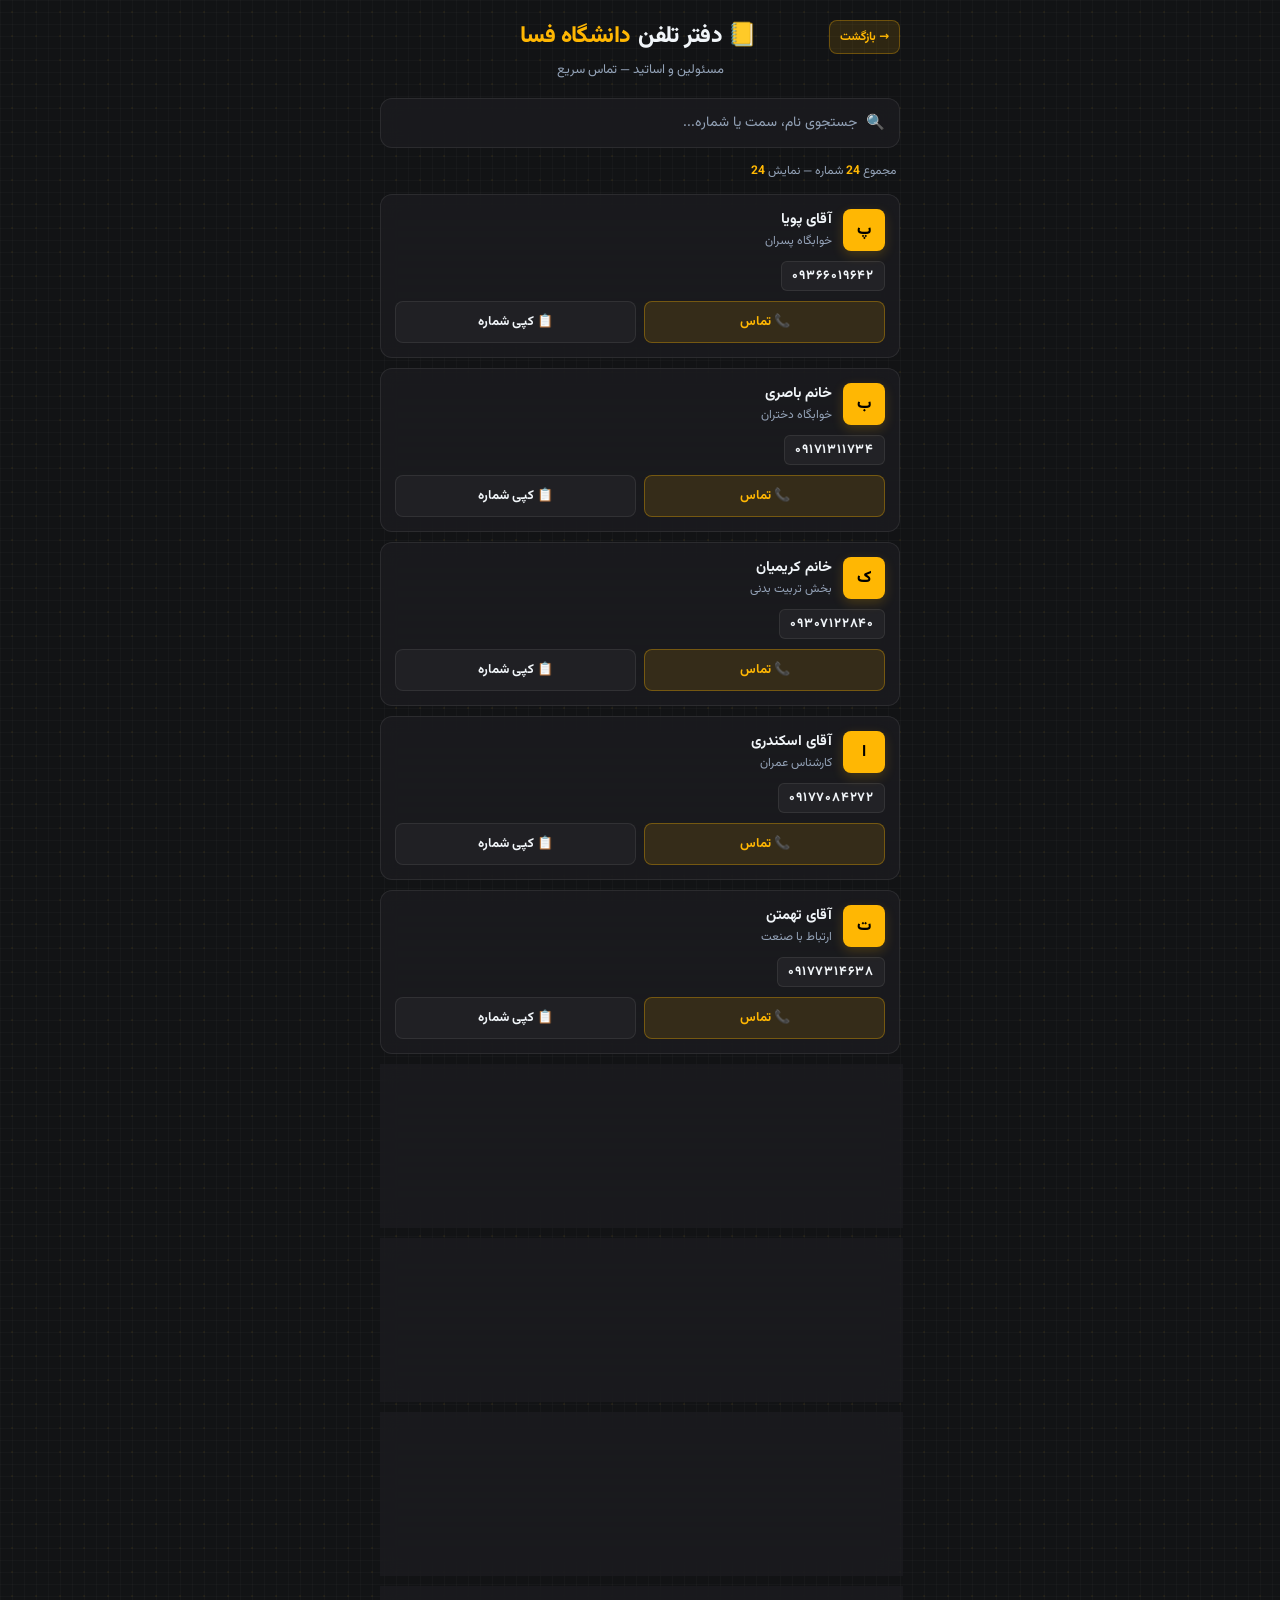
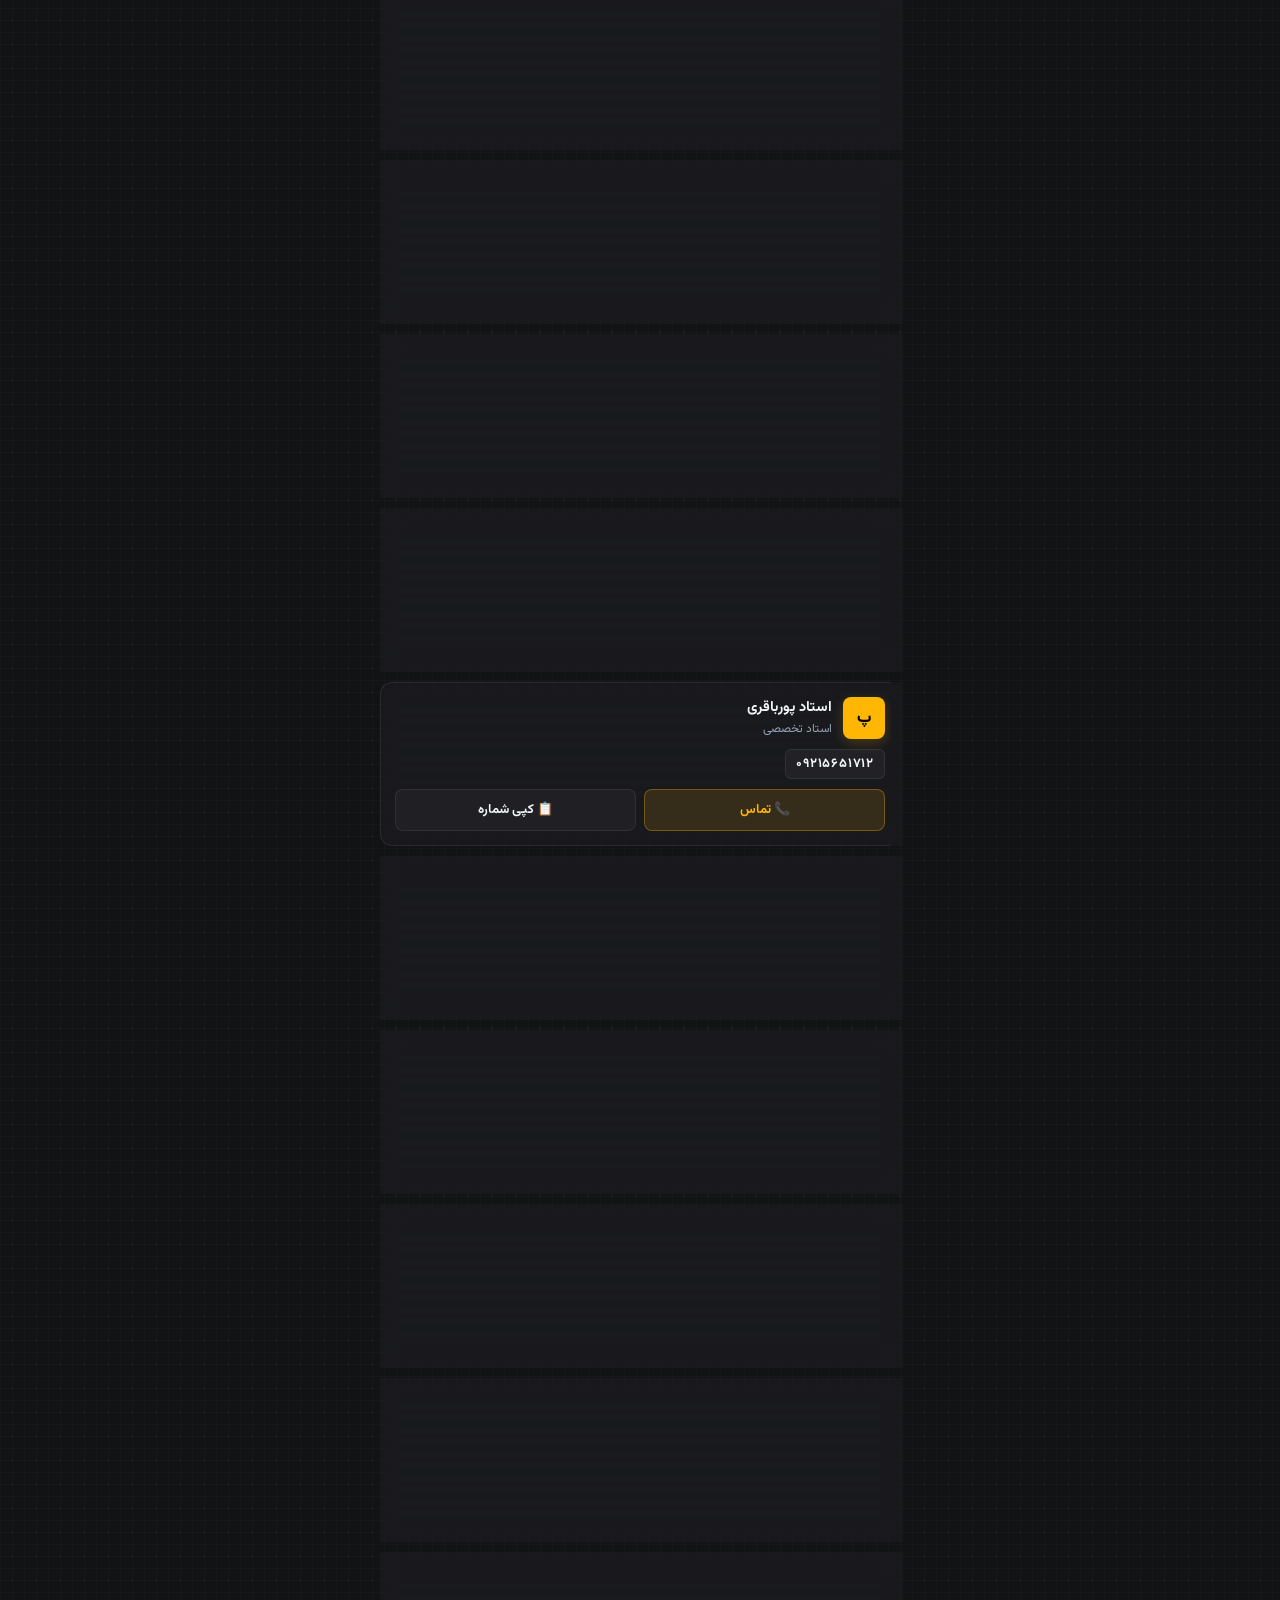
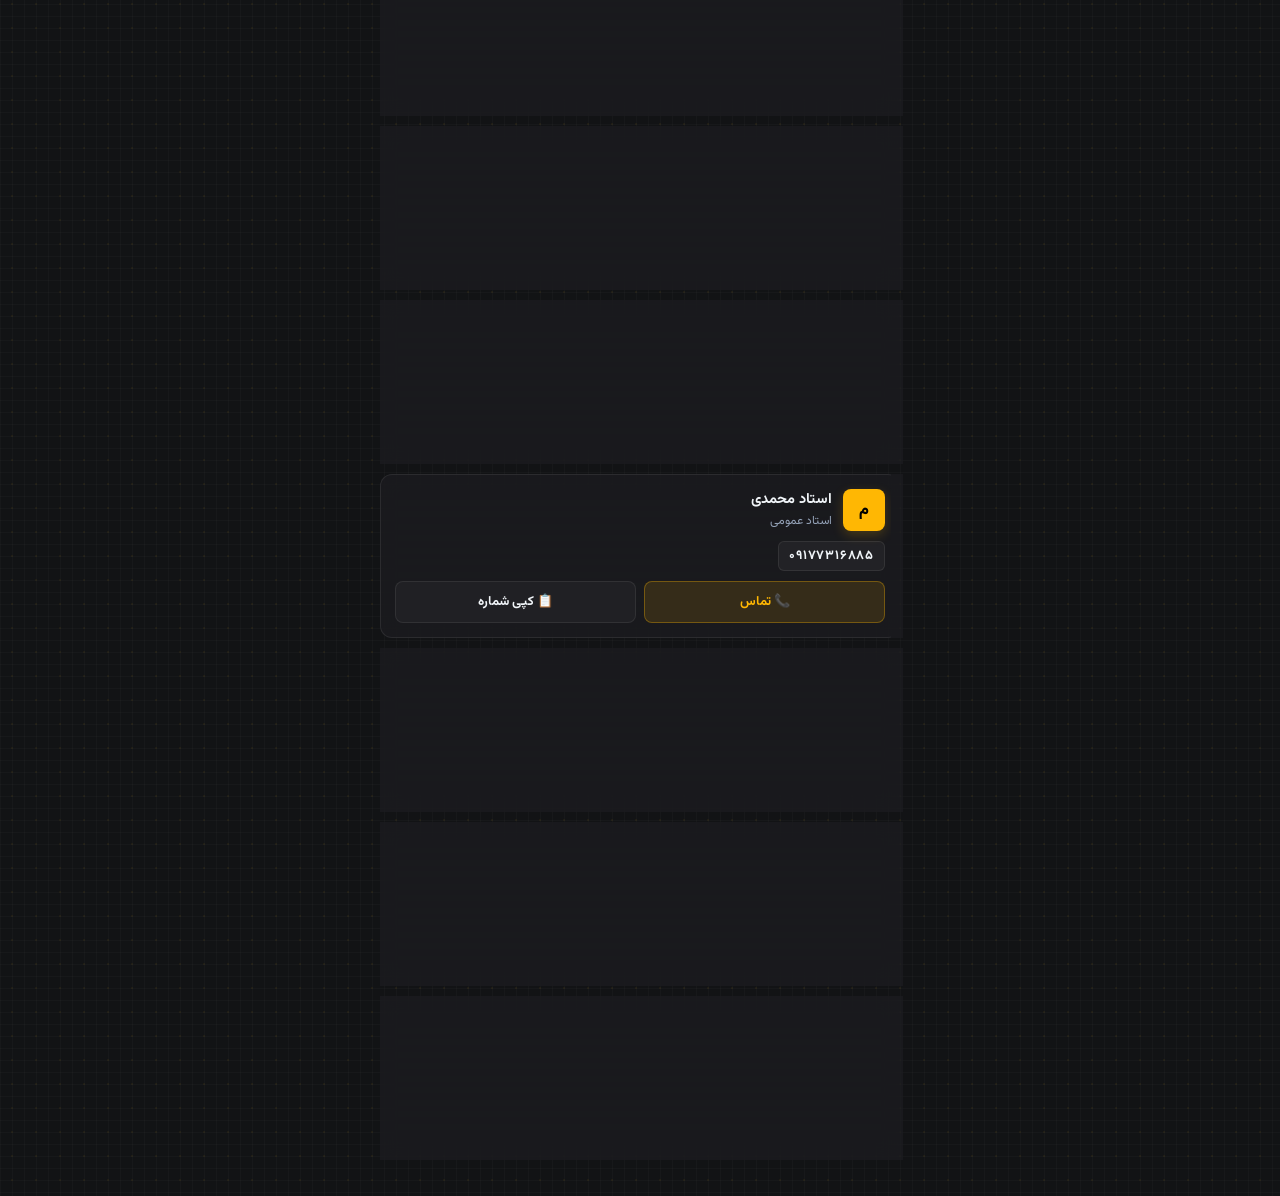
<file: phoneBook.html>
<!DOCTYPE html>
<html lang="fa" dir="rtl">
<head>
  <meta charset="UTF-8" />
  <meta name="viewport" content="width=device-width, initial-scale=1.0, viewport-fit=cover" />
  <title>دفتر تلفن | دانشگاه فسا</title>
  <meta name="theme-color" content="#121315" />

  <link rel="preconnect" href="https://fonts.googleapis.com" />
  <link rel="preconnect" href="https://fonts.gstatic.com" crossorigin />
  <link href="https://fonts.googleapis.com/css2?family=Vazirmatn:wght@400;500;700;800&display=swap" rel="stylesheet" />

  <script src="https://telegram.org/js/telegram-web-app.js" defer></script>

  <style>
    :root {
      --bg-dark: #121315;
      --surface-card: #1c1d21;
      --accent-yellow: #ffb703;
      --accent-muted: rgba(255, 183, 3, 0.12);
      --border-color: rgba(255, 255, 255, 0.08);
      --text-main: #f1f5f9;
      --text-sub: #94a3b8;
      --radius-main: 12px;
      --radius-sub: 8px;
    }

    *,
    *::before,
    *::after {
      box-sizing: border-box;
      margin: 0;
      padding: 0;
      -webkit-tap-highlight-color: transparent;
    }

    html {
      -webkit-text-size-adjust: 100%;
      text-size-adjust: 100%;
    }

    body {
      font-family: 'Vazirmatn', system-ui, -apple-system, BlinkMacSystemFont, 'Segoe UI', sans-serif;
      background-color: var(--bg-dark);
      background-image:
        radial-gradient(rgba(255, 183, 3, 0.05) 1px, transparent 0),
        linear-gradient(to right, rgba(255, 255, 255, 0.02) 1px, transparent 1px),
        linear-gradient(to bottom, rgba(255, 255, 255, 0.02) 1px, transparent 1px);
      background-size: 24px 24px, 12px 12px, 12px 12px;
      color: var(--text-main);
      min-height: 100vh;
      min-height: 100dvh;
      display: flex;
      justify-content: center;
      padding:
        max(20px, env(safe-area-inset-top))
        max(16px, env(safe-area-inset-right))
        max(36px, env(safe-area-inset-bottom))
        max(16px, env(safe-area-inset-left));
      overflow-x: hidden;
    }

    .container {
      width: 100%;
      max-width: clamp(300px, 92vw, 480px);
      display: flex;
      flex-direction: column;
      gap: clamp(10px, 2.5vw, 14px);
    }

    /* ─── هدر ─── */
    header {
      display: flex;
      flex-direction: column;
      align-items: center;
      text-align: center;
      margin-bottom: 4px;
      gap: 6px;
    }

    .header-top {
      width: 100%;
      display: flex;
      align-items: center;
      justify-content: space-between;
      gap: 8px;
    }

    .header-spacer {
      width: 68px;
      flex-shrink: 0;
    }

    .brand-title {
      font-size: clamp(19px, 4.8vw, 23px);
      font-weight: 800;
      letter-spacing: -0.4px;
      display: flex;
      align-items: center;
      justify-content: center;
      gap: 7px;
      line-height: 1.3;
    }

    .brand-title span {
      color: var(--accent-yellow);
    }

    .brand-subtitle {
      font-size: clamp(11.5px, 3vw, 13px);
      color: var(--text-sub);
    }

    .back-home {
      display: inline-flex;
      align-items: center;
      justify-content: center;
      gap: 4px;
      padding: 6px 10px;
      min-height: 34px;
      font-size: 12px;
      font-weight: 700;
      color: var(--accent-yellow);
      background: var(--accent-muted);
      border: 1px solid rgba(255, 183, 3, 0.3);
      border-radius: var(--radius-sub);
      text-decoration: none;
      flex-shrink: 0;
      transition: background-color 0.16s ease, color 0.16s ease, transform 0.14s ease;
    }

    @media (hover: hover) {
      .back-home:hover {
        background: rgba(255, 183, 3, 0.2);
      }
    }

    .back-home:active {
      background: var(--accent-yellow);
      color: #000;
      transform: scale(0.96);
    }

    /* ─── نوار جستجو ─── */
    .search-wrap {
      position: relative;
      border-radius: var(--radius-main);
      border: 1px solid var(--border-color);
      background: rgba(28, 29, 33, 0.75);
      backdrop-filter: blur(10px);
      -webkit-backdrop-filter: blur(10px);
      transition: border-color 0.2s ease, box-shadow 0.2s ease;
    }

    .search-wrap:focus-within {
      border-color: rgba(255, 183, 3, 0.45);
      box-shadow: 0 0 0 3px rgba(255, 183, 3, 0.12);
    }

    .search-wrap input {
      width: 100%;
      min-height: 48px;
      padding: 12px 42px 12px 16px;
      background: transparent;
      border: none;
      outline: none;
      color: var(--text-main);
      font-family: inherit;
      font-size: 14px;
    }

    .search-wrap input::placeholder {
      color: var(--text-sub);
    }

    .search-icon {
      position: absolute;
      right: 14px;
      top: 50%;
      transform: translateY(-50%);
      color: var(--text-sub);
      font-size: 15px;
      pointer-events: none;
    }

    /* ─── شمارنده ─── */
    .count-bar {
      font-size: 12px;
      color: var(--text-sub);
      padding: 0 4px;
    }

    .count-bar b {
      color: var(--accent-yellow);
    }

    /* ─── لیست کارت‌ها ─── */
    .list {
      display: flex;
      flex-direction: column;
      gap: 10px;
    }

    .card {
      border-radius: var(--radius-main);
      border: 1px solid var(--border-color);
      background: rgba(28, 29, 33, 0.75);
      backdrop-filter: blur(10px);
      -webkit-backdrop-filter: blur(10px);
      padding: 14px;
      contain: layout style;
      opacity: 0;
      transform: translateY(6px);
      animation: cardFadeIn 0.26s cubic-bezier(0.22, 1, 0.36, 1) forwards;
      transition: border-color 0.2s ease, transform 0.2s ease;
    }

    @keyframes cardFadeIn {
      to {
        opacity: 1;
        transform: translateY(0);
      }
    }

    @media (hover: hover) {
      .card:hover {
        border-color: rgba(255, 183, 3, 0.38);
      }
    }

    .card:focus-within {
      border-color: rgba(255, 183, 3, 0.42);
    }

    .card-top {
      display: flex;
      align-items: center;
      gap: 11px;
      margin-bottom: 10px;
    }

    .avatar {
      width: 42px;
      height: 42px;
      border-radius: var(--radius-sub);
      display: grid;
      place-items: center;
      font-weight: 800;
      color: #000;
      background: var(--accent-yellow);
      flex-shrink: 0;
      font-size: 16px;
      box-shadow: 0 4px 12px rgba(255, 183, 3, 0.2);
    }

    .info {
      flex: 1;
      min-width: 0;
    }

    .name {
      font-weight: 700;
      font-size: 14.5px;
      color: var(--text-main);
      line-height: 1.4;
    }

    .role {
      font-size: 12px;
      color: var(--text-sub);
      margin-top: 2px;
    }

    .phone-pill {
      display: inline-block;
      direction: ltr;
      font-family: 'Vazirmatn', monospace;
      font-size: 13px;
      font-weight: 700;
      color: var(--text-main);
      background: rgba(255, 255, 255, 0.04);
      border: 1px solid var(--border-color);
      border-radius: 6px;
      padding: 4px 10px;
      margin-bottom: 10px;
      letter-spacing: 0.8px;
    }

    .actions {
      display: flex;
      gap: 8px;
    }

    .btn {
      flex: 1;
      min-height: 42px;
      padding: 9px 10px;
      border-radius: var(--radius-sub);
      border: 1px solid var(--border-color);
      background: rgba(255, 255, 255, 0.03);
      color: var(--text-main);
      font-family: inherit;
      font-size: 13px;
      font-weight: 700;
      cursor: pointer;
      text-decoration: none;
      text-align: center;
      display: flex;
      align-items: center;
      justify-content: center;
      gap: 6px;
      transition: background-color 0.16s ease, color 0.16s ease, border-color 0.16s ease, transform 0.14s ease;
    }

    @media (hover: hover) {
      .btn:hover {
        background: rgba(255, 255, 255, 0.07);
        border-color: rgba(255, 255, 255, 0.16);
      }

      .btn-call:hover {
        background: rgba(255, 183, 3, 0.22);
        border-color: rgba(255, 183, 3, 0.5);
      }
    }

    .btn:active {
      transform: scale(0.98);
    }

    .btn-call {
      background: var(--accent-muted);
      border-color: rgba(255, 183, 3, 0.32);
      color: var(--accent-yellow);
    }

    .btn-call:active,
    .btn-copy:active {
      background: var(--accent-yellow);
      color: #000;
      border-color: var(--accent-yellow);
    }

    .empty {
      text-align: center;
      color: var(--text-sub);
      padding: 32px 16px;
      font-size: 13.5px;
      border-radius: var(--radius-main);
      border: 1px dashed var(--border-color);
      background: rgba(28, 29, 33, 0.45);
    }

    /* ─── Toast ─── */
    .toast {
      position: fixed;
      bottom: max(22px, env(safe-area-inset-bottom));
      left: 50%;
      transform: translateX(-50%) translateY(16px);
      background: var(--accent-yellow);
      color: #000;
      padding: 10px 18px;
      border-radius: var(--radius-sub);
      font-family: inherit;
      font-size: 13px;
      font-weight: 800;
      opacity: 0;
      visibility: hidden;
      transition: transform 0.25s cubic-bezier(0.22, 1, 0.36, 1), opacity 0.25s ease, visibility 0.25s ease;
      z-index: 100;
      pointer-events: none;
      box-shadow: 0 8px 24px rgba(0, 0, 0, 0.45);
      white-space: nowrap;
    }

    .toast.show {
      transform: translateX(-50%) translateY(0);
      opacity: 1;
      visibility: visible;
    }

    @media (min-width: 768px) {
      .container {
        max-width: 520px;
      }
    }

    @media (prefers-reduced-motion: reduce) {
      *,
      *::before,
      *::after {
        animation-duration: 0.01ms !important;
        animation-iteration-count: 1 !important;
        transition-duration: 0.01ms !important;
        opacity: 1 !important;
        transform: none !important;
      }
    }
  </style>
</head>
<body>
  <main class="container">
    <header>
      <div class="header-top">
        <a href="index.html" class="back-home" onclick="triggerHaptic()">→ بازگشت</a>
        <h1 class="brand-title">📒 دفتر تلفن <span>دانشگاه فسا</span></h1>
        <span class="header-spacer" aria-hidden="true"></span>
      </div>
      <p class="brand-subtitle">مسئولین و اساتید — تماس سریع</p>
    </header>

    <div class="search-wrap">
      <input type="search" id="search" placeholder="جستجوی نام، سمت یا شماره..." autocomplete="off" />
      <span class="search-icon" aria-hidden="true">🔍</span>
    </div>

    <div class="count-bar" id="countBar"></div>

    <section class="list" id="list"></section>
    <p class="empty" id="empty" hidden>موردی پیدا نشد 🤷</p>
  </main>

  <div class="toast" id="toast" role="status" aria-live="polite"></div>

  <script>
    "use strict";

    const tg = window.Telegram?.WebApp;

    function triggerHaptic(style = "light") {
      if (tg?.HapticFeedback?.impactOccurred) {
        tg.HapticFeedback.impactOccurred(style);
      }
    }

    const CONTACTS = [
      { id: 1,  name: "آقای پویا",        role: "خوابگاه پسران",     phone: "+989366019642" },
      { id: 2,  name: "خانم باصری",       role: "خوابگاه دختران",    phone: "+989171311734" },
      { id: 3,  name: "خانم کریمیان",     role: "بخش تربیت بدنی",    phone: "+989307122840" },
      { id: 4,  name: "آقای اسکندری",     role: "کارشناس عمران",     phone: "+989177084272" },
      { id: 5,  name: "آقای تهمتن",       role: "ارتباط با صنعت",    phone: "+989177314638" },
      { id: 6,  name: "آقای حسن‌نژاد",    role: "کتابخانه",          phone: "+989173302499" },
      { id: 7,  name: "خانم شفیعی",       role: "سلف",               phone: "+989178327179" },
      { id: 8,  name: "خانم رحیمی",       role: "آموزش",             phone: "+989173329586" },
      { id: 9,  name: "خانم مصلی‌نژاد",   role: "انتشارات",          phone: "+989177965528" },
      { id: 10, name: "استاد نیکزاد",     role: "استاد تخصصی",       phone: "+989178948488" },
      { id: 11, name: "استاد محبی",       role: "استاد تخصصی",       phone: "+989122501631" },
      { id: 12, name: "استاد جوکار",      role: "استاد تخصصی",       phone: "+989920559320" },
      { id: 13, name: "استاد پورباقری",   role: "استاد تخصصی",       phone: "+989215651712" },
      { id: 14, name: "استاد قوهستانی",   role: "استاد تخصصی",       phone: "+989177811745" },
      { id: 15, name: "استاد مصلحی",      role: "استاد تخصصی",       phone: "+989172628190" },
      { id: 16, name: "استاد قبادی‌پور",  role: "استاد تخصصی",       phone: "+989367880941" },
      { id: 17, name: "استاد دهیار",      role: "استاد تخصصی",       phone: "+989171081503" },
      { id: 18, name: "استاد علی‌زاده",   role: "استاد عمومی",       phone: "+989175644890" },
      { id: 19, name: "استاد تقواطلب",    role: "استاد عمومی",       phone: "+989352227983" },
      { id: 20, name: "استاد مقدم",       role: "استاد عمومی",       phone: "+989173309023" },
      { id: 21, name: "استاد محمدی",      role: "استاد عمومی",       phone: "+989177316885" },
      { id: 22, name: "استاد اسلامی‌پور", role: "استاد عمومی",       phone: "+989177316884" },
      { id: 23, name: "استاد رشیدی",      role: "استاد عمومی",       phone: "+989133643631" },
      { id: 24, name: "استاد مظلومی",     role: "استاد عمومی",       phone: "+989171347122" },
    ];

    function normalizeFa(s) {
      return String(s).toLowerCase()
        .replace(/ي/g, "ی").replace(/ك/g, "ک")
        .replace(/[ًٌٍَُِّْ]/g, "").trim();
    }

    function formatPhoneFa(phone) {
      const digits = phone.replace(/\D/g, "");
      const local = "0" + digits.slice(2);
      return local.replace(/\d/g, d => "۰۱۲۳۴۵۶۷۸۹"[d])
                  .replace(/^(\d{4})(\d{3})(\d+)$/, "$1 $2 $3");
    }

    function escapeHtml(s) {
      return String(s).replace(/[&<>"']/g, m => ({
        "&": "&amp;", "<": "&lt;", ">": "&gt;", '"': "&quot;", "'": "&#39;"
      }[m]));
    }

    const $list   = document.getElementById("list");
    const $search = document.getElementById("search");
    const $empty  = document.getElementById("empty");
    const $count  = document.getElementById("countBar");
    const $toast  = document.getElementById("toast");

    let query = "";
    let toastTimer;

    function toast(msg) {
      $toast.textContent = msg;
      $toast.classList.add("show");
      clearTimeout(toastTimer);
      toastTimer = setTimeout(() => $toast.classList.remove("show"), 1800);
    }

    function getFiltered() {
      const q = normalizeFa(query);
      if (!q) return CONTACTS;
      return CONTACTS.filter(c => {
        const localPhone = "0" + c.phone.replace(/\D/g, "").slice(2);
        return normalizeFa(c.name).includes(q) ||
               normalizeFa(c.role).includes(q) ||
               c.phone.includes(q) ||
               localPhone.includes(q);
      });
    }

    function render() {
      const list = getFiltered();
      $count.innerHTML = `مجموع <b>${CONTACTS.length}</b> شماره — نمایش <b>${list.length}</b>`;
      $empty.hidden = list.length > 0;

      const frag = document.createDocumentFragment();
      list.forEach((c, index) => {
        const card = renderCard(c);
        card.style.animationDelay = `${Math.min(index * 0.025, 0.25)}s`;
        frag.appendChild(card);
      });

      $list.replaceChildren(frag);
    }

    function renderCard(c) {
      const initial = c.name.replace(/^(آقای|خانم|استاد)\s+/, "").charAt(0);
      const card = document.createElement("article");
      card.className = "card";
      card.innerHTML = `
        <div class="card-top">
          <div class="avatar">${escapeHtml(initial)}</div>
          <div class="info">
            <div class="name">${escapeHtml(c.name)}</div>
            <div class="role">${escapeHtml(c.role)}</div>
          </div>
        </div>
        <div class="phone-pill" dir="ltr">${formatPhoneFa(c.phone)}</div>
        <div class="actions">
          <a class="btn btn-call" href="tel:${c.phone}" onclick="triggerHaptic()">📞 تماس</a>
          <button class="btn btn-copy" type="button">📋 کپی شماره</button>
        </div>
      `;
      card.querySelector(".btn-copy").addEventListener("click", () => {
        triggerHaptic("light");
        copyPhone(c.phone);
      });
      return card;
    }

    function copyPhone(phone) {
      const localPhone = "0" + phone.replace(/\D/g, "").slice(2);
      const done = () => toast("شماره کپی شد ✅");
      if (navigator.clipboard && navigator.clipboard.writeText) {
        navigator.clipboard.writeText(localPhone).then(done).catch(() => fallbackCopy(localPhone, done));
      } else {
        fallbackCopy(localPhone, done);
      }
    }

    function fallbackCopy(text, cb) {
      const ta = document.createElement("textarea");
      ta.value = text;
      ta.style.position = "fixed";
      ta.style.opacity = "0";
      document.body.appendChild(ta);
      ta.select();
      try {
        document.execCommand("copy");
        cb();
      } catch {
        toast("کپی نشد ❌");
      }
      document.body.removeChild(ta);
    }

    $search.addEventListener("input", e => {
      query = e.target.value;
      render();
    });

    $search.addEventListener("keydown", e => {
      if (e.key === "Escape") {
        $search.value = "";
        query = "";
        render();
      }
    });

    render();

    window.addEventListener("DOMContentLoaded", () => {
      if (!tg) return;
      tg.ready();
      if (typeof tg.setHeaderColor === "function") tg.setHeaderColor("#121315");
      if (typeof tg.setBackgroundColor === "function") tg.setBackgroundColor("#121315");
      if (tg.BackButton) {
        tg.BackButton.show();
        tg.BackButton.onClick(() => {
          triggerHaptic("light");
          window.location.href = "index.html";
        });
      }
    });
  </script>
</body>
</html>
</file>
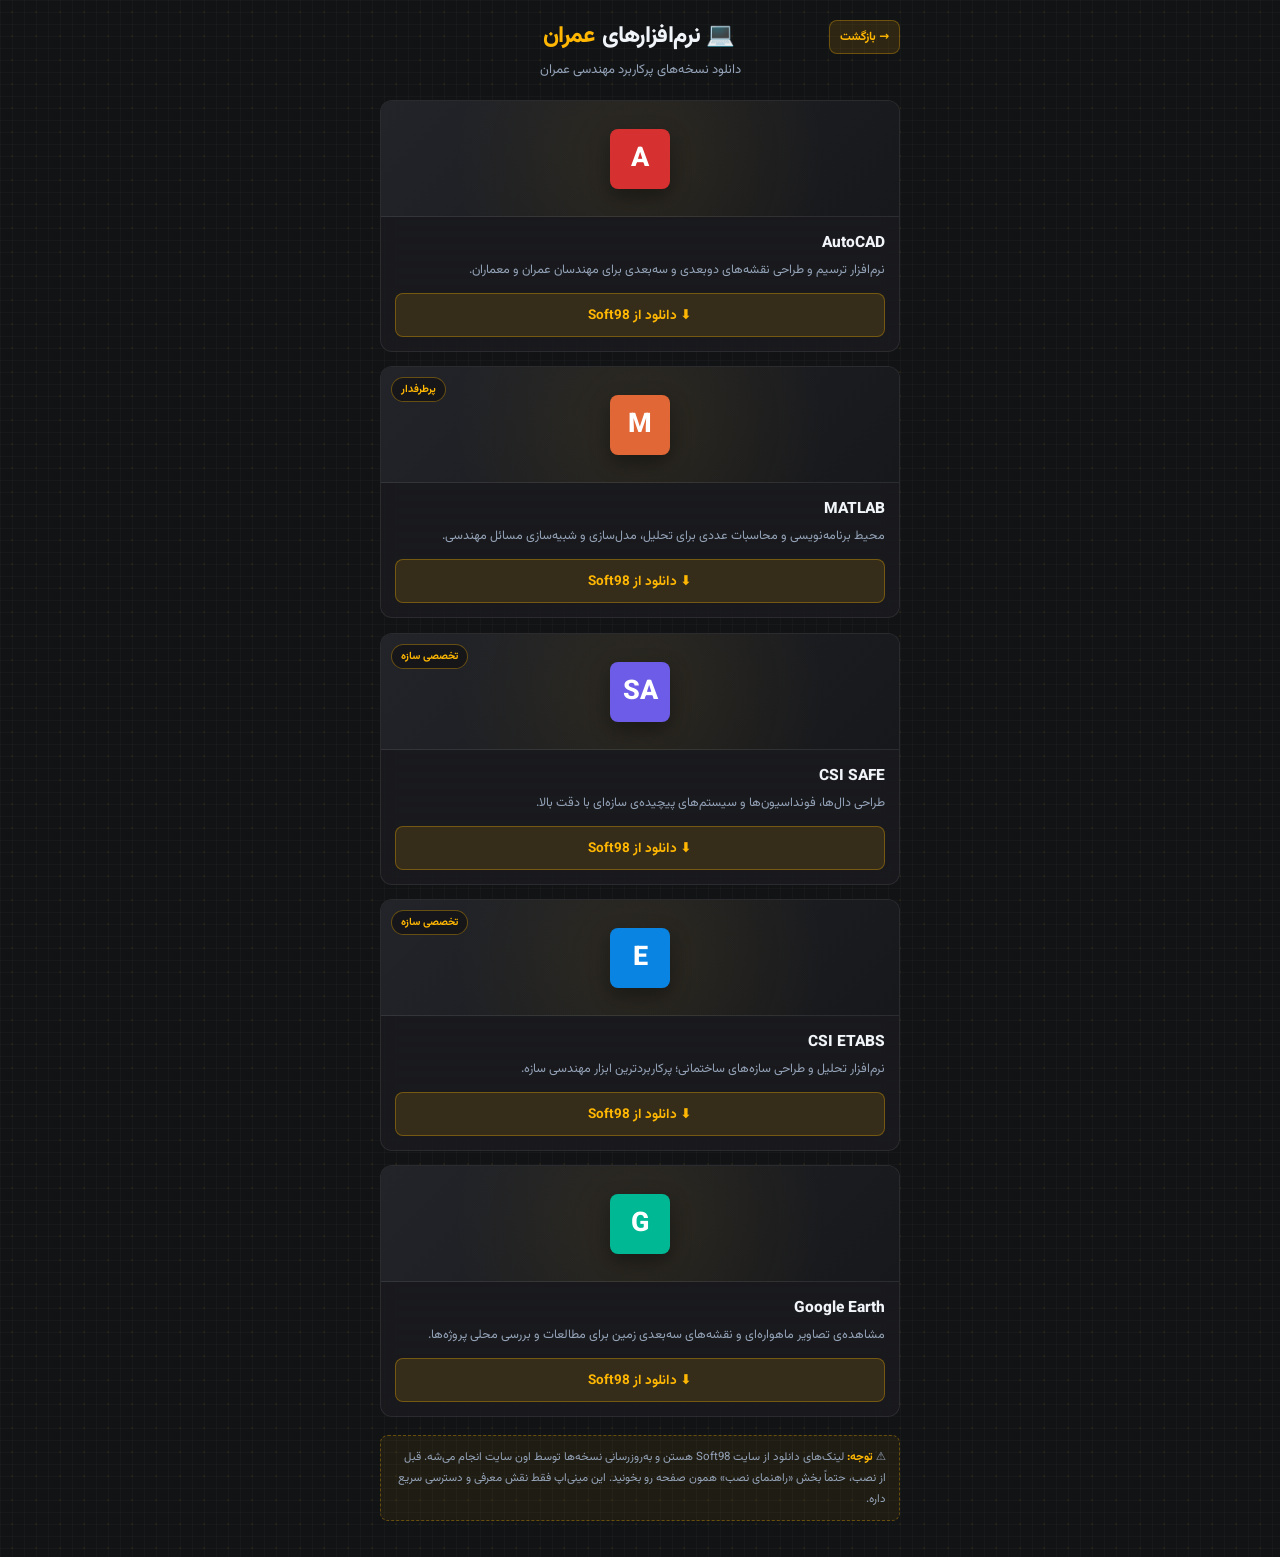
<file: software.html>
<!DOCTYPE html>
<html lang="fa" dir="rtl">
<head>
  <meta charset="UTF-8" />
  <meta name="viewport" content="width=device-width, initial-scale=1.0, viewport-fit=cover" />
  <title>نرم‌افزارها | منابع عمران فسا</title>
  <meta name="theme-color" content="#121315" />

  <link rel="preconnect" href="https://fonts.googleapis.com" />
  <link rel="preconnect" href="https://fonts.gstatic.com" crossorigin />
  <link href="https://fonts.googleapis.com/css2?family=Vazirmatn:wght@400;500;700;800&display=swap" rel="stylesheet" />

  <script src="https://telegram.org/js/telegram-web-app.js" defer></script>

  <style>
    :root {
      --bg-dark: #121315;
      --surface-card: #1c1d21;
      --accent-yellow: #ffb703;
      --accent-muted: rgba(255, 183, 3, 0.12);
      --border-color: rgba(255, 255, 255, 0.08);
      --text-main: #f1f5f9;
      --text-sub: #94a3b8;
      --radius-main: 12px;
      --radius-sub: 8px;
    }

    *,
    *::before,
    *::after {
      box-sizing: border-box;
      margin: 0;
      padding: 0;
      -webkit-tap-highlight-color: transparent;
    }

    html {
      -webkit-text-size-adjust: 100%;
      text-size-adjust: 100%;
    }

    body {
      font-family: 'Vazirmatn', system-ui, -apple-system, BlinkMacSystemFont, 'Segoe UI', sans-serif;
      background-color: var(--bg-dark);
      background-image:
        radial-gradient(rgba(255, 183, 3, 0.05) 1px, transparent 0),
        linear-gradient(to right, rgba(255, 255, 255, 0.02) 1px, transparent 1px),
        linear-gradient(to bottom, rgba(255, 255, 255, 0.02) 1px, transparent 1px);
      background-size: 24px 24px, 12px 12px, 12px 12px;
      color: var(--text-main);
      min-height: 100vh;
      min-height: 100dvh;
      display: flex;
      justify-content: center;
      padding:
        max(20px, env(safe-area-inset-top))
        max(16px, env(safe-area-inset-right))
        max(36px, env(safe-area-inset-bottom))
        max(16px, env(safe-area-inset-left));
      overflow-x: hidden;
    }

    .container {
      width: 100%;
      max-width: clamp(300px, 92vw, 480px);
      display: flex;
      flex-direction: column;
      gap: clamp(10px, 2.5vw, 14px);
    }

    /* ─── هدر ─── */
    header {
      display: flex;
      flex-direction: column;
      align-items: center;
      text-align: center;
      margin-bottom: 6px;
      gap: 6px;
    }

    .header-top {
      width: 100%;
      display: flex;
      align-items: center;
      justify-content: space-between;
      gap: 8px;
    }

    .header-spacer {
      width: 68px;
      flex-shrink: 0;
    }

    .brand-title {
      font-size: clamp(19px, 4.8vw, 23px);
      font-weight: 800;
      letter-spacing: -0.4px;
      display: flex;
      align-items: center;
      justify-content: center;
      gap: 7px;
      line-height: 1.3;
    }

    .brand-title span {
      color: var(--accent-yellow);
    }

    .brand-subtitle {
      font-size: clamp(11.5px, 3vw, 13px);
      color: var(--text-sub);
    }

    .back-home {
      display: inline-flex;
      align-items: center;
      justify-content: center;
      gap: 4px;
      padding: 6px 10px;
      min-height: 34px;
      font-size: 12px;
      font-weight: 700;
      color: var(--accent-yellow);
      background: var(--accent-muted);
      border: 1px solid rgba(255, 183, 3, 0.3);
      border-radius: var(--radius-sub);
      text-decoration: none;
      flex-shrink: 0;
      transition: background-color 0.16s ease, color 0.16s ease, transform 0.14s ease;
    }

    @media (hover: hover) {
      .back-home:hover {
        background: rgba(255, 183, 3, 0.2);
      }
    }

    .back-home:active {
      background: var(--accent-yellow);
      color: #000;
      transform: scale(0.96);
    }

    /* ─── کارت نرم‌افزار ─── */
    .software-card {
      border-radius: var(--radius-main);
      border: 1px solid var(--border-color);
      background: rgba(28, 29, 33, 0.75);
      backdrop-filter: blur(10px);
      -webkit-backdrop-filter: blur(10px);
      overflow: hidden;
      contain: layout style;
      opacity: 0;
      transform: translateY(8px);
      animation: cardEnter 0.32s cubic-bezier(0.22, 1, 0.36, 1) forwards;
      transition: border-color 0.2s ease, transform 0.2s ease;
    }

    .software-card:nth-of-type(1) { animation-delay: 0.02s; }
    .software-card:nth-of-type(2) { animation-delay: 0.06s; }
    .software-card:nth-of-type(3) { animation-delay: 0.10s; }
    .software-card:nth-of-type(4) { animation-delay: 0.14s; }
    .software-card:nth-of-type(5) { animation-delay: 0.18s; }
    .software-card:nth-of-type(n+6) { animation-delay: 0.22s; }

    @keyframes cardEnter {
      to {
        opacity: 1;
        transform: translateY(0);
      }
    }

    @media (hover: hover) {
      .software-card:hover {
        border-color: rgba(255, 183, 3, 0.38);
        transform: translateY(-2px);
      }
    }

    .software-card:focus-within {
      border-color: rgba(255, 183, 3, 0.42);
    }

    /* ─── پیش‌نمایش ─── */
    .preview {
      position: relative;
      width: 100%;
      height: 116px;
      background:
        radial-gradient(circle at 50% 50%, rgba(255, 183, 3, 0.07), transparent 70%),
        linear-gradient(135deg, #222429, #17181b);
      display: flex;
      align-items: center;
      justify-content: center;
      overflow: hidden;
      border-bottom: 1px solid var(--border-color);
    }

    .preview-logo {
      width: 60px;
      height: 60px;
      border-radius: var(--radius-sub);
      display: grid;
      place-items: center;
      font-size: 27px;
      font-weight: 800;
      color: #000;
      background: var(--accent-yellow);
      box-shadow: 0 8px 20px rgba(0, 0, 0, 0.35);
      transition: transform 0.25s cubic-bezier(0.22, 1, 0.36, 1);
      will-change: transform;
    }

    @media (hover: hover) {
      .software-card:hover .preview-logo {
        transform: scale(1.06);
      }
    }

    .preview-tag {
      position: absolute;
      top: 10px;
      left: 10px;
      font-size: 10.5px;
      background: rgba(18, 19, 21, 0.72);
      color: var(--accent-yellow);
      padding: 3px 9px;
      border-radius: 999px;
      border: 1px solid rgba(255, 183, 3, 0.35);
      font-weight: 700;
    }

    /* ─── بدنه ─── */
    .card-body {
      padding: 14px;
    }

    .sw-name {
      font-size: 15.5px;
      font-weight: 800;
      color: var(--text-main);
      margin-bottom: 5px;
      display: flex;
      align-items: center;
      gap: 6px;
    }

    .sw-desc {
      font-size: 12.5px;
      color: var(--text-sub);
      line-height: 1.7;
      margin-bottom: 12px;
    }

    .btn-download {
      display: flex;
      align-items: center;
      justify-content: center;
      gap: 8px;
      width: 100%;
      min-height: 44px;
      padding: 10px 14px;
      background: var(--accent-muted);
      border: 1px solid rgba(255, 183, 3, 0.32);
      color: var(--accent-yellow);
      font-family: inherit;
      font-size: 13.5px;
      font-weight: 700;
      border-radius: var(--radius-sub);
      cursor: pointer;
      text-decoration: none;
      transition: background-color 0.16s ease, color 0.16s ease, border-color 0.16s ease, transform 0.14s ease;
    }

    @media (hover: hover) {
      .btn-download:hover {
        background: rgba(255, 183, 3, 0.22);
        border-color: rgba(255, 183, 3, 0.55);
      }
    }

    .btn-download:active {
      background: var(--accent-yellow);
      color: #000;
      border-color: var(--accent-yellow);
      transform: scale(0.985);
    }

    /* ─── هشدار ─── */
    .notice {
      font-size: 11.5px;
      color: var(--text-sub);
      background: rgba(255, 183, 3, 0.06);
      border: 1px dashed rgba(255, 183, 3, 0.32);
      border-radius: var(--radius-sub);
      padding: 11px 13px;
      line-height: 1.8;
      margin-top: 4px;
    }

    .notice b {
      color: var(--accent-yellow);
    }

    @media (min-width: 768px) {
      .container {
        max-width: 520px;
      }
    }

    @media (prefers-reduced-motion: reduce) {
      *,
      *::before,
      *::after {
        animation-duration: 0.01ms !important;
        animation-iteration-count: 1 !important;
        transition-duration: 0.01ms !important;
        opacity: 1 !important;
        transform: none !important;
      }
    }
  </style>
</head>
<body>
  <main class="container">
    <header>
      <div class="header-top">
        <a href="index.html" class="back-home" onclick="triggerHaptic()">→ بازگشت</a>
        <h1 class="brand-title">💻 نرم‌افزارهای <span>عمران</span></h1>
        <span class="header-spacer" aria-hidden="true"></span>
      </div>
      <p class="brand-subtitle">دانلود نسخه‌های پرکاربرد مهندسی عمران</p>
    </header>

    <!-- AutoCAD -->
    <article class="software-card">
      <div class="preview">
        <div class="preview-logo" style="background:#d63031; color:#fff;">A</div>
      </div>
      <div class="card-body">
        <h2 class="sw-name">AutoCAD</h2>
        <p class="sw-desc">نرم‌افزار ترسیم و طراحی نقشه‌های دوبعدی و سه‌بعدی برای مهندسان عمران و معماران.</p>
        <a class="btn-download" href="https://soft98.ir/software/engineering/2355-%D8%A7%D8%AA%D9%88%DA%A9%D8%AF-%D9%BE%D9%86%D8%AC.html" target="_blank" rel="noopener noreferrer" onclick="openDownload(event, this.href)">
          ⬇️ دانلود از Soft98
        </a>
      </div>
    </article>

    <!-- MATLAB -->
    <article class="software-card">
      <div class="preview">
        <div class="preview-logo" style="background:#e16737; color:#fff;">M</div>
        <span class="preview-tag">پرطرفدار</span>
      </div>
      <div class="card-body">
        <h2 class="sw-name">MATLAB</h2>
        <p class="sw-desc">محیط برنامه‌نویسی و محاسبات عددی برای تحلیل، مدل‌سازی و شبیه‌سازی مسائل مهندسی.</p>
        <a class="btn-download" href="https://soft98.ir/software/engineering/1291-%D8%AF%D8%A7%D9%86%D9%84%D9%88%E2%80%8C%D8%AF%E2%80%8C-%D9%85%D8%AA%D9%84%D8%A8-%D9%87%D9%81%D8%AA.html" target="_blank" rel="noopener noreferrer" onclick="openDownload(event, this.href)">
          ⬇️ دانلود از Soft98
        </a>
      </div>
    </article>

    <!-- CSI SAFE -->
    <article class="software-card">
      <div class="preview">
        <div class="preview-logo" style="background:#6c5ce7; color:#fff;">SA</div>
        <span class="preview-tag">تخصصی سازه</span>
      </div>
      <div class="card-body">
        <h2 class="sw-name">CSI SAFE</h2>
        <p class="sw-desc">طراحی دال‌ها، فونداسیون‌ها و سیستم‌های پیچیده‌ی سازه‌ای با دقت بالا.</p>
        <a class="btn-download" href="https://soft98.ir/software/engineering/3404-csi_safe.html" target="_blank" rel="noopener noreferrer" onclick="openDownload(event, this.href)">
          ⬇️ دانلود از Soft98
        </a>
      </div>
    </article>

    <!-- CSI ETABS -->
    <article class="software-card">
      <div class="preview">
        <div class="preview-logo" style="background:#0984e3; color:#fff;">E</div>
        <span class="preview-tag">تخصصی سازه</span>
      </div>
      <div class="card-body">
        <h2 class="sw-name">CSI ETABS</h2>
        <p class="sw-desc">نرم‌افزار تحلیل و طراحی سازه‌های ساختمانی؛ پرکاربردترین ابزار مهندسی سازه.</p>
        <a class="btn-download" href="https://soft98.ir/software/engineering/2361-csi-etabs.html" target="_blank" rel="noopener noreferrer" onclick="openDownload(event, this.href)">
          ⬇️ دانلود از Soft98
        </a>
      </div>
    </article>

    <!-- Google Earth -->
    <article class="software-card">
      <div class="preview">
        <div class="preview-logo" style="background:#00b894; color:#fff;">G</div>
      </div>
      <div class="card-body">
        <h2 class="sw-name">Google Earth</h2>
        <p class="sw-desc">مشاهده‌ی تصاویر ماهواره‌ای و نقشه‌های سه‌بعدی زمین برای مطالعات و بررسی محلی پروژه‌ها.</p>
        <a class="btn-download" href="https://soft98.ir/internet/325-google-earth.html" target="_blank" rel="noopener noreferrer" onclick="openDownload(event, this.href)">
          ⬇️ دانلود از Soft98
        </a>
      </div>
    </article>

    <div class="notice">
      ⚠️ <b>توجه:</b> لینک‌های دانلود از سایت Soft98 هستن و به‌روزرسانی نسخه‌ها توسط اون سایت انجام می‌شه. قبل از نصب، حتماً بخش «راهنمای نصب» همون صفحه رو بخونید. این مینی‌اپ فقط نقش معرفی و دسترسی سریع داره.
    </div>
  </main>

  <script>
    const tg = window.Telegram?.WebApp;

    function triggerHaptic(style = 'light') {
      if (tg?.HapticFeedback?.impactOccurred) {
        tg.HapticFeedback.impactOccurred(style);
      }
    }

    function openDownload(event, url) {
      triggerHaptic('light');
      if (tg?.openLink) {
        event.preventDefault();
        tg.openLink(url);
      }
    }

    window.addEventListener('DOMContentLoaded', () => {
      if (!tg) return;
      tg.ready();
      if (typeof tg.setHeaderColor === 'function') tg.setHeaderColor('#121315');
      if (typeof tg.setBackgroundColor === 'function') tg.setBackgroundColor('#121315');
      if (tg.BackButton) {
        tg.BackButton.show();
        tg.BackButton.onClick(() => {
          triggerHaptic('light');
          window.location.href = 'index.html';
        });
      }
    });
  </script>
</body>
</html>
</file>
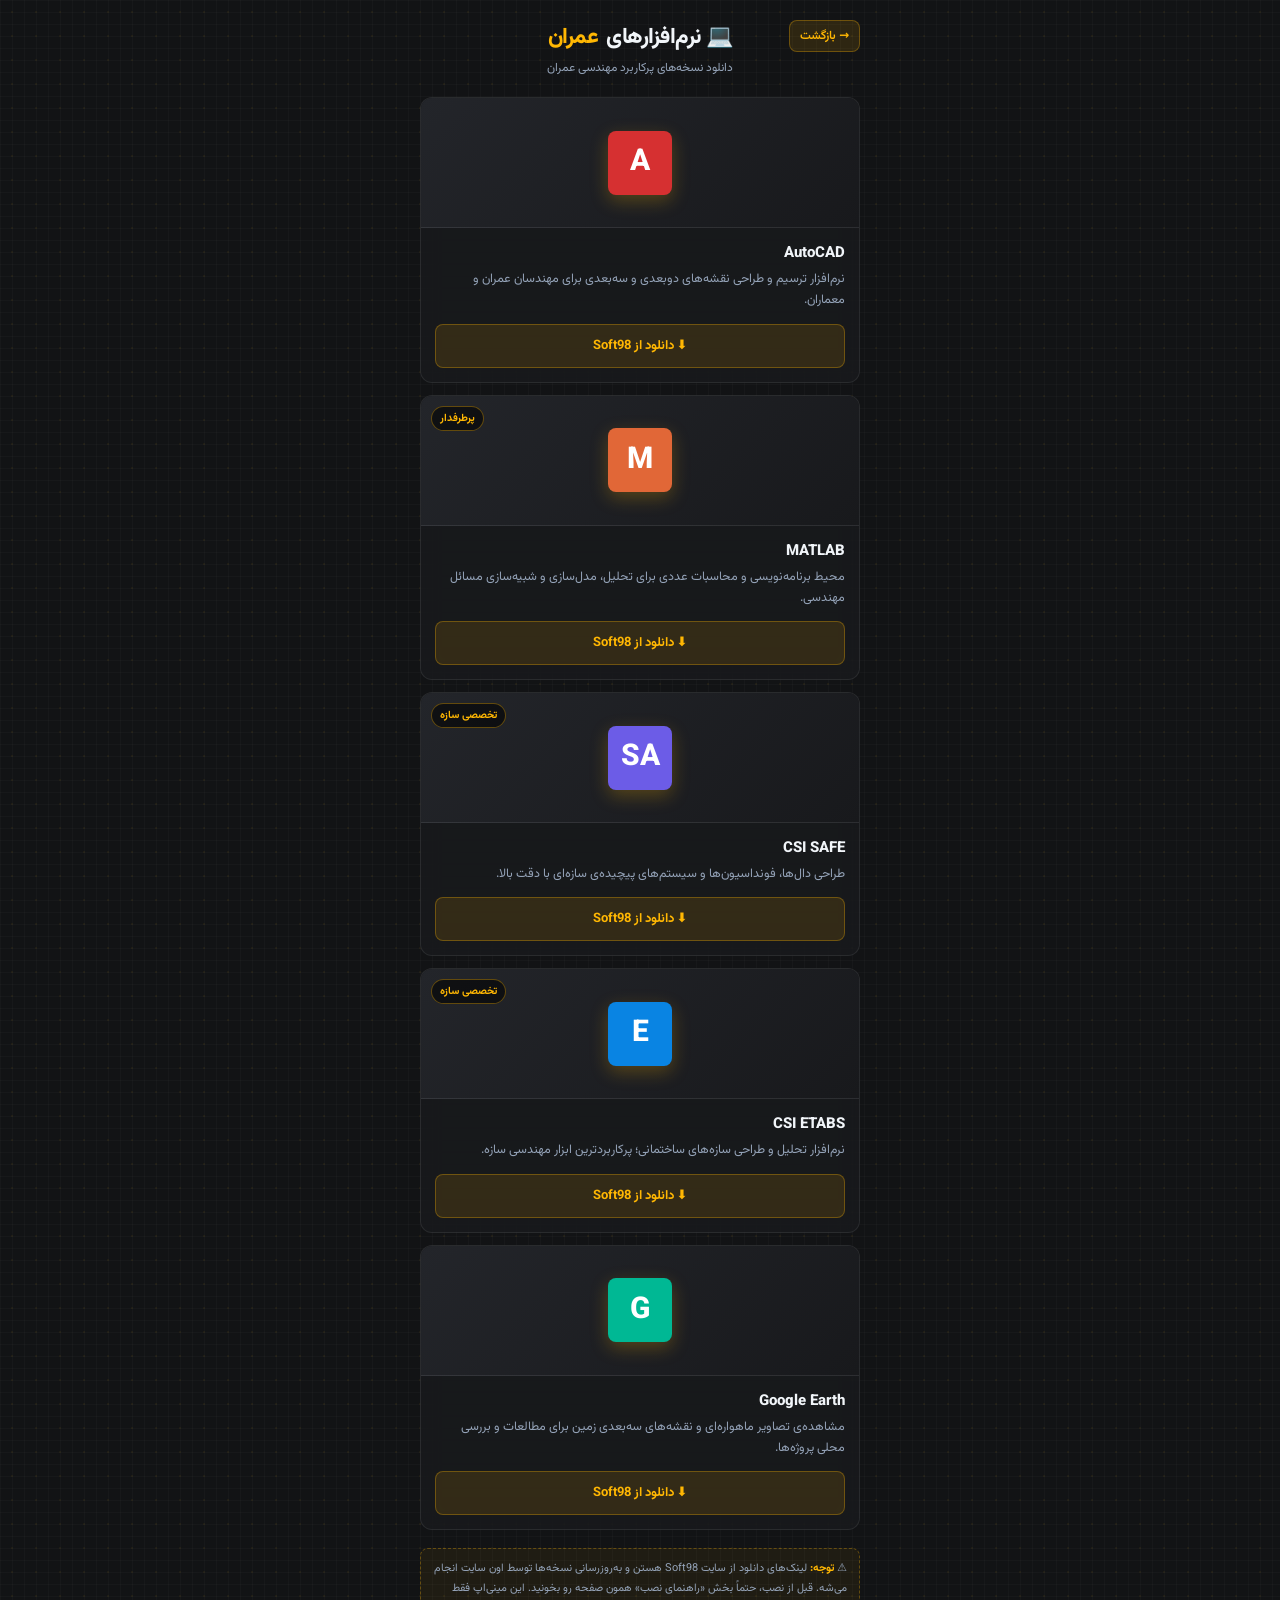
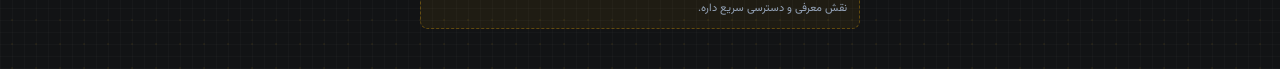
<file: softWares.html>
<!DOCTYPE html>
<html lang="fa" dir="rtl">
<head>
  <meta charset="UTF-8" />
  <meta name="viewport" content="width=device-width, initial-scale=1.0, maximum-scale=1.0, user-scalable=no" />
  <title>نرم‌افزارها | منابع عمران فسا</title>

  <script src="https://telegram.org/js/telegram-web-app.js"></script>
  <link href="https://fonts.googleapis.com/css2?family=Vazirmatn:wght@400;500;700;800&display=swap" rel="stylesheet" />

  <style>
    :root {
      --bg-dark: #121315;
      --surface-card: #1c1d21;
      --accent-yellow: #ffb703;
      --accent-muted: rgba(255, 183, 3, 0.12);
      --border-color: rgba(255, 255, 255, 0.08);
      --text-main: #f1f5f9;
      --text-sub: #94a3b8;
      --radius-main: 12px;
      --radius-sub: 8px;
    }

    * { box-sizing: border-box; margin: 0; padding: 0; -webkit-tap-highlight-color: transparent; }

    body {
      font-family: 'Vazirmatn', system-ui, -apple-system, sans-serif;
      background-color: var(--bg-dark);
      background-image:
        radial-gradient(rgba(255, 183, 3, 0.05) 1px, transparent 0),
        linear-gradient(to right, rgba(255, 255, 255, 0.02) 1px, transparent 1px),
        linear-gradient(to bottom, rgba(255, 255, 255, 0.02) 1px, transparent 1px);
      background-size: 24px 24px, 12px 12px, 12px 12px;
      color: var(--text-main);
      min-height: 100vh;
      display: flex;
      justify-content: center;
      padding: 20px 16px 40px;
    }

    .container {
      width: 100%;
      max-width: 440px;
      display: flex;
      flex-direction: column;
      gap: 12px;
    }

    header { text-align: center; margin-bottom: 8px; position: relative; }
    .brand-title {
      font-size: 22px; font-weight: 800; letter-spacing: -0.5px;
      display: flex; align-items: center; justify-content: center; gap: 8px;
    }
    .brand-title span { color: var(--accent-yellow); }
    .brand-subtitle { font-size: 12px; color: var(--text-sub); margin-top: 4px; }

    .back-home {
      position: absolute; top: 0; right: 0;
      display: flex; align-items: center; gap: 4px;
      padding: 6px 10px; font-size: 12px; font-weight: 600;
      color: var(--accent-yellow);
      background: var(--accent-muted);
      border: 1px solid rgba(255, 183, 3, 0.3);
      border-radius: var(--radius-sub);
      text-decoration: none; transition: all .2s ease;
    }
    .back-home:active { background: var(--accent-yellow); color: #000; }

    /* کارت نرم‌افزار */
    .software-card {
      border-radius: var(--radius-main);
      border: 1px solid var(--border-color);
      background: rgba(28, 29, 33, 0.6);
      backdrop-filter: blur(12px);
      overflow: hidden;
      transition: border-color .25s ease;
      animation: fadeIn .3s ease;
    }
    .software-card:hover,
    .software-card:focus-within {
      border-color: rgba(255, 183, 3, 0.35);
    }
    @keyframes fadeIn {
      from { opacity: 0; transform: translateY(6px); }
      to   { opacity: 1; transform: translateY(0); }
    }

    /* پیش‌نمایش */
    .preview {
      position: relative;
      width: 100%;
      height: 130px;
      background: linear-gradient(135deg, #23252a, #18191c);
      display: flex;
      align-items: center;
      justify-content: center;
      overflow: hidden;
      border-bottom: 1px solid var(--border-color);
    }
    .preview-logo {
      width: 64px; height: 64px;
      border-radius: var(--radius-sub);
      display: grid; place-items: center;
      font-size: 30px; font-weight: 800;
      color: #000;
      background: var(--accent-yellow);
      box-shadow: 0 6px 18px rgba(255, 183, 3, 0.25);
    }
    .preview-tag {
      position: absolute;
      top: 10px; left: 10px;
      font-size: 10.5px;
      background: rgba(0,0,0,0.55);
      color: var(--accent-yellow);
      padding: 3px 8px;
      border-radius: 999px;
      border: 1px solid rgba(255, 183, 3, 0.35);
      font-weight: 700;
    }

    /* بدنه */
    .card-body { padding: 14px; }
    .sw-name {
      font-size: 15px;
      font-weight: 800;
      color: var(--text-main);
      margin-bottom: 4px;
      display: flex;
      align-items: center;
      gap: 6px;
    }
    .sw-desc {
      font-size: 12.5px;
      color: var(--text-sub);
      line-height: 1.7;
      margin-bottom: 12px;
    }

    .btn-download {
      display: flex;
      align-items: center;
      justify-content: center;
      gap: 8px;
      width: 100%;
      padding: 11px 14px;
      background: var(--accent-muted);
      border: 1px solid rgba(255, 183, 3, 0.3);
      color: var(--accent-yellow);
      font-family: inherit;
      font-size: 13px;
      font-weight: 700;
      border-radius: var(--radius-sub);
      cursor: pointer;
      text-decoration: none;
      transition: all .2s ease;
    }
    .btn-download:active {
      background: var(--accent-yellow);
      color: #000;
      border-color: var(--accent-yellow);
      transform: scale(0.98);
    }

    /* هشدار */
    .notice {
      font-size: 11px;
      color: var(--text-sub);
      background: rgba(255, 183, 3, 0.06);
      border: 1px dashed rgba(255, 183, 3, 0.3);
      border-radius: var(--radius-sub);
      padding: 10px 12px;
      line-height: 1.8;
      margin-top: 6px;
    }
    .notice b { color: var(--accent-yellow); }
  </style>
</head>
<body>
  <div class="container">
    <header>
      <a href="index.html" class="back-home">→ بازگشت</a>
      <div class="brand-title">💻 نرم‌افزارهای <span>عمران</span></div>
      <div class="brand-subtitle">دانلود نسخه‌های پرکاربرد مهندسی عمران</div>
    </header>

    <!-- AutoCAD -->
    <div class="software-card">
      <div class="preview">
        <div class="preview-logo" style="background:#d63031; color:#fff;">A</div>
      </div>
      <div class="card-body">
        <div class="sw-name">AutoCAD</div>
        <div class="sw-desc">نرم‌افزار ترسیم و طراحی نقشه‌های دوبعدی و سه‌بعدی برای مهندسان عمران و معماران.</div>
        <a class="btn-download" href="https://soft98.ir/software/engineering/2355-%D8%A7%D8%AA%D9%88%DA%A9%D8%AF-%D9%BE%D9%86%D8%AC.html" target="_blank" rel="noopener">
          ⬇️ دانلود از Soft98
        </a>
      </div>
    </div>

    <!-- MATLAB -->
    <div class="software-card">
      <div class="preview">
        <div class="preview-logo" style="background:#e16737; color:#fff;">M</div>
        <span class="preview-tag">پرطرفدار</span>
      </div>
      <div class="card-body">
        <div class="sw-name">MATLAB</div>
        <div class="sw-desc">محیط برنامه‌نویسی و محاسبات عددی برای تحلیل، مدل‌سازی و شبیه‌سازی مسائل مهندسی.</div>
        <a class="btn-download" href="https://soft98.ir/software/engineering/1291-%D8%AF%D8%A7%D9%86%D9%84%D9%88%E2%80%8C%D8%AF%E2%80%8C-%D9%85%D8%AA%D9%84%D8%A8-%D9%87%D9%81%D8%AA.html" target="_blank" rel="noopener">
          ⬇️ دانلود از Soft98
        </a>
      </div>
    </div>

    <!-- CSI SAFE -->
    <div class="software-card">
      <div class="preview">
        <div class="preview-logo" style="background:#6c5ce7; color:#fff;">SA</div>
        <span class="preview-tag">تخصصی سازه</span>
      </div>
      <div class="card-body">
        <div class="sw-name">CSI SAFE</div>
        <div class="sw-desc">طراحی دال‌ها، فونداسیون‌ها و سیستم‌های پیچیده‌ی سازه‌ای با دقت بالا.</div>
        <a class="btn-download" href="https://soft98.ir/software/engineering/3404-csi_safe.html" target="_blank" rel="noopener">
          ⬇️ دانلود از Soft98
        </a>
      </div>
    </div>

    <!-- CSI ETABS -->
    <div class="software-card">
      <div class="preview">
        <div class="preview-logo" style="background:#0984e3; color:#fff;">E</div>
        <span class="preview-tag">تخصصی سازه</span>
      </div>
      <div class="card-body">
        <div class="sw-name">CSI ETABS</div>
        <div class="sw-desc">نرم‌افزار تحلیل و طراحی سازه‌های ساختمانی؛ پرکاربردترین ابزار مهندسی سازه.</div>
        <a class="btn-download" href="https://soft98.ir/software/engineering/2361-csi-etabs.html" target="_blank" rel="noopener">
          ⬇️ دانلود از Soft98
        </a>
      </div>
    </div>

    <!-- Google Earth -->
    <div class="software-card">
      <div class="preview">
        <div class="preview-logo" style="background:#00b894; color:#fff;">G</div>
      </div>
      <div class="card-body">
        <div class="sw-name">Google Earth</div>
        <div class="sw-desc">مشاهده‌ی تصاویر ماهواره‌ای و نقشه‌های سه‌بعدی زمین برای مطالعات و بررسی محلی پروژه‌ها.</div>
        <a class="btn-download" href="https://soft98.ir/internet/325-google-earth.html" target="_blank" rel="noopener">
          ⬇️ دانلود از Soft98
        </a>
      </div>
    </div>

    <div class="notice">
      ⚠️ <b>توجه:</b> لینک‌های دانلود از سایت Soft98 هستن و به‌روزرسانی نسخه‌ها توسط اون سایت انجام می‌شه. قبل از نصب، حتماً بخش «راهنمای نصب» همون صفحه رو بخونید. این مینی‌اپ فقط نقش معرفی و دسترسی سریع داره.
    </div>

    <!--
    ============================================================
    📌 قالب اضافه‌کردن نرم‌افزار جدید
    ============================================================
    برای اضافه‌کردن نرم‌افزار، این بلاک رو کپی کن و **قبل از**
    <div class="notice"> بچسبون. فقط ۴ چیز رو عوض کن:

      1. color    → رنگ برند نرم‌افزار (کد hex)
      2. initial  → حرف اول اسم نرم‌افزار (یا ۲ حرف مثل SA)
      3. name     → اسم نرم‌افزار
      4. desc     → توضیح کوتاه یک‌خطی
      5. url      → لینک دانلود
      6. tag      → (اختیاری) برچسب بالای کارت؛ اگه نمی‌خوای،
                    کل خط <span class="preview-tag">...</span> رو حذف کن

    <div class="software-card">
      <div class="preview">
        <div class="preview-logo" style="background:#COLOR; color:#fff;">INITIAL</div>
        <span class="preview-tag">TAG</span>
      </div>
      <div class="card-body">
        <div class="sw-name">NAME</div>
        <div class="sw-desc">DESC</div>
        <a class="btn-download" href="URL" target="_blank" rel="noopener">
          ⬇️ دانلود از Soft98
        </a>
      </div>
    </div>
    ============================================================
    -->
  </div>

  <script>
    if (window.Telegram && Telegram.WebApp) {
      Telegram.WebApp.ready();
      Telegram.WebApp.BackButton.show();
      Telegram.WebApp.BackButton.onClick(() => window.location.href = "index.html");
    }
  </script>
</body>
</html>
</file>
<file: style.css>
:root {
    --bg-dark: #121315;
    --surface-card: #1c1d21;
    --accent-yellow: #ffb703;
    --accent-muted: rgba(255, 183, 3, 0.12);
    --border-color: rgba(255, 255, 255, 0.08);
    --text-main: #f1f5f9;
    --text-sub: #94a3b8;
    --radius-main: 12px;
    --radius-sub: 8px;
}

*,
*::before,
*::after {
    box-sizing: border-box;
    margin: 0;
    padding: 0;
    -webkit-tap-highlight-color: transparent;
}

html {
    -webkit-text-size-adjust: 100%;
    text-size-adjust: 100%;
}

body {
    font-family: 'Vazirmatn', system-ui, -apple-system, BlinkMacSystemFont, 'Segoe UI', sans-serif;
    background-color: var(--bg-dark);
    background-image:
        radial-gradient(rgba(255, 183, 3, 0.05) 1px, transparent 0),
        linear-gradient(to right, rgba(255, 255, 255, 0.02) 1px, transparent 1px),
        linear-gradient(to bottom, rgba(255, 255, 255, 0.02) 1px, transparent 1px);
    background-size: 24px 24px, 12px 12px, 12px 12px;
    color: var(--text-main);
    min-height: 100vh;
    min-height: 100dvh;
    display: flex;
    justify-content: center;
    align-items: center;
    padding:
        max(20px, env(safe-area-inset-top))
        max(16px, env(safe-area-inset-right))
        max(20px, env(safe-area-inset-bottom))
        max(16px, env(safe-area-inset-left));
    overflow-x: hidden;
}

/* ─── تعریف انیمیشن‌های سبک ─── */
@keyframes fadeSlideUp {
    from {
        opacity: 0;
        transform: translate3d(0, 12px, 0);
    }
    to {
        opacity: 1;
        transform: translate3d(0, 0, 0);
    }
}

@keyframes modalFadeIn {
    from {
        opacity: 0;
        transform: scale3d(0.97, 0.97, 1);
    }
    to {
        opacity: 1;
        transform: scale3d(1, 1, 1);
    }
}

.container {
    width: 100%;
    max-width: clamp(300px, 92vw, 480px);
    display: flex;
    flex-direction: column;
    gap: clamp(10px, 2vw, 14px);
}

/* ─── هدر ─── */
header {
    text-align: center;
    margin-bottom: clamp(14px, 3vw, 24px);
    animation: fadeSlideUp 0.42s cubic-bezier(0.22, 1, 0.36, 1) both;
}

.brand-title {
    font-size: clamp(20px, 5vw, 24px);
    font-weight: 800;
    color: var(--text-main);
    display: flex;
    align-items: center;
    justify-content: center;
    gap: 8px;
    letter-spacing: -0.4px;
    line-height: 1.3;
}

.brand-subtitle {
    font-size: clamp(11.5px, 3vw, 13px);
    color: var(--text-sub);
    margin-top: 6px;
    font-weight: 400;
    line-height: 1.5;
}

/* ─── کامپوننت اکاردئون و دکمه‌ها ─── */
.accordion-group {
    border-radius: var(--radius-main);
    overflow: hidden;
    border: 1px solid var(--border-color);
    background: rgba(28, 29, 33, 0.75);
    backdrop-filter: blur(10px);
    -webkit-backdrop-filter: blur(10px);
    transition: border-color 0.2s ease, transform 0.2s ease;
    contain: layout style;
    animation: fadeSlideUp 0.42s cubic-bezier(0.22, 1, 0.36, 1) both;
}

.accordion-group:nth-of-type(1) { animation-delay: 0.05s; }
.accordion-group:nth-of-type(2) { animation-delay: 0.10s; }
.accordion-group:nth-of-type(3) { animation-delay: 0.15s; }
.accordion-group:nth-of-type(4) { animation-delay: 0.20s; }
.accordion-group:nth-of-type(5) { animation-delay: 0.25s; }

.accordion-group:focus-within,
.accordion-group:has(.btn-trigger.active) {
    border-color: rgba(255, 183, 3, 0.42);
}

.btn-trigger {
    width: 100%;
    min-height: 52px;
    padding: clamp(13px, 3.5vw, 16px) clamp(14px, 4vw, 18px);
    background: transparent;
    color: var(--text-main);
    border: none;
    font-family: inherit;
    font-size: clamp(14px, 3.8vw, 15.5px);
    font-weight: 700;
    cursor: pointer;
    display: flex;
    align-items: center;
    justify-content: space-between;
    gap: 12px;
    text-align: right;
    transition: background-color 0.18s ease, color 0.18s ease;
}

.btn-trigger:focus-visible,
.item-btn:focus-visible,
.chart-back-btn:focus-visible {
    outline: 2px solid var(--accent-yellow);
    outline-offset: -2px;
}

@media (hover: hover) {
    .btn-trigger:hover {
        background: rgba(255, 255, 255, 0.04);
    }
}

.btn-trigger:active {
    background: var(--accent-muted);
}

.btn-trigger .btn-title {
    display: flex;
    align-items: center;
    gap: 10px;
    min-width: 0;
}

.btn-trigger .icon {
    font-size: clamp(15px, 4vw, 17px);
    flex-shrink: 0;
}

.btn-trigger .chevron {
    width: 16px;
    height: 16px;
    flex-shrink: 0;
    fill: none;
    stroke: var(--text-sub);
    stroke-width: 2.5;
    stroke-linecap: round;
    stroke-linejoin: round;
    transition: transform 0.28s cubic-bezier(0.22, 1, 0.36, 1), stroke 0.2s ease;
    will-change: transform;
}

.btn-trigger.active .chevron {
    transform: rotate(180deg);
    stroke: var(--accent-yellow);
}

.single-btn .link-arrow {
    color: var(--text-sub);
    font-size: 14px;
    flex-shrink: 0;
    transition: transform 0.2s cubic-bezier(0.22, 1, 0.36, 1), color 0.2s ease;
}

@media (hover: hover) {
    .single-btn .btn-trigger:hover .link-arrow {
        color: var(--accent-yellow);
        transform: translate3d(-4px, 0, 0);
    }
}

/* ─── محتوای زیرمنو ─── */
.submenu-content {
    display: grid;
    grid-template-rows: 0fr;
    transition: grid-template-rows 0.3s cubic-bezier(0.22, 1, 0.36, 1);
    background: rgba(18, 19, 21, 0.55);
}

.submenu-content.open {
    grid-template-rows: 1fr;
}

.submenu-inner {
    overflow: hidden;
    padding: 0 12px;
    display: flex;
    flex-direction: column;
    gap: 8px;
    transition: padding 0.3s cubic-bezier(0.22, 1, 0.36, 1);
}

.submenu-content.open .submenu-inner {
    padding: 10px 12px 14px;
    border-top: 1px solid rgba(255, 255, 255, 0.04);
}

/* ─── دکمه‌های آیتم‌ها ─── */
.item-btn {
    width: 100%;
    min-height: 46px;
    padding: 11px 14px;
    background: rgba(255, 255, 255, 0.03);
    color: var(--text-main);
    border: 1px solid var(--border-color);
    border-radius: var(--radius-sub);
    font-family: inherit;
    font-size: clamp(13px, 3.5vw, 14px);
    font-weight: 500;
    cursor: pointer;
    text-align: right;
    display: flex;
    align-items: center;
    justify-content: space-between;
    gap: 10px;
    transition: background-color 0.16s ease, border-color 0.16s ease, color 0.16s ease, transform 0.15s ease;
}

.item-btn > span:first-child {
    line-height: 1.45;
}

.submenu-content.open .item-btn {
    animation: fadeSlideUp 0.26s cubic-bezier(0.22, 1, 0.36, 1) both;
}

.submenu-content.open .item-btn:nth-child(1) { animation-delay: 0.03s; }
.submenu-content.open .item-btn:nth-child(2) { animation-delay: 0.06s; }
.submenu-content.open .item-btn:nth-child(3) { animation-delay: 0.09s; }
.submenu-content.open .item-btn:nth-child(4) { animation-delay: 0.12s; }
.submenu-content.open .item-btn:nth-child(5) { animation-delay: 0.15s; }
.submenu-content.open .item-btn:nth-child(6) { animation-delay: 0.18s; }
.submenu-content.open .item-btn:nth-child(7) { animation-delay: 0.21s; }

@media (hover: hover) {
    .item-btn:hover {
        background: rgba(255, 183, 3, 0.08);
        border-color: rgba(255, 183, 3, 0.35);
    }
}

.item-btn:active {
    background: var(--accent-yellow);
    color: #000;
    border-color: var(--accent-yellow);
    font-weight: 700;
    transform: scale3d(0.985, 0.985, 1);
}

.item-btn .link-arrow {
    font-size: 13px;
    opacity: 0.6;
    flex-shrink: 0;
    transition: opacity 0.16s ease, transform 0.18s cubic-bezier(0.22, 1, 0.36, 1);
}

@media (hover: hover) {
    .item-btn:hover .link-arrow {
        opacity: 1;
        transform: translate3d(-2px, -2px, 0);
    }

    .item-btn[onclick*="openTopic"]:hover .link-arrow {
        transform: translate3d(-3px, 0, 0);
    }
}

.item-btn:active .link-arrow {
    opacity: 1;
}

/* ─── مودال چارت ─── */
.chart-modal {
    position: fixed;
    inset: 0;
    z-index: 9999;
    background: var(--bg-dark);
    display: flex;
    flex-direction: column;
    padding: env(safe-area-inset-top) env(safe-area-inset-right) env(safe-area-inset-bottom) env(safe-area-inset-left);
    opacity: 0;
    visibility: hidden;
    pointer-events: none;
    transition: opacity 0.25s ease, visibility 0.25s ease;
    will-change: opacity;
}

.chart-modal.open {
    opacity: 1;
    visibility: visible;
    pointer-events: auto;
}

.chart-modal-bar {
    display: flex;
    align-items: center;
    justify-content: space-between;
    gap: 8px;
    padding: 10px 14px;
    background: var(--surface-card);
    border-bottom: 1px solid var(--border-color);
    flex-shrink: 0;
}

.chart-modal-title {
    font-weight: 800;
    font-size: clamp(13.5px, 3.6vw, 15px);
    color: var(--text-main);
    text-align: center;
}

.chart-modal-spacer {
    width: 72px;
    flex-shrink: 0;
}

.chart-back-btn {
    background: var(--accent-muted);
    border: 1px solid rgba(255, 183, 3, 0.3);
    color: var(--accent-yellow);
    padding: 6px 12px;
    min-height: 36px;
    border-radius: var(--radius-sub);
    font-family: inherit;
    font-size: 12.5px;
    font-weight: 700;
    cursor: pointer;
    flex-shrink: 0;
    transition: background-color 0.15s ease, color 0.15s ease, transform 0.14s ease;
}

.chart-back-btn:active {
    background: var(--accent-yellow);
    color: #000;
    transform: scale(0.96);
}

.chart-frame {
    flex: 1;
    width: 100%;
    height: 100%;
    border: 0;
    background: var(--bg-dark);
}

/* ─── فوتر ─── */
.app-footer {
    text-align: center;
    padding: clamp(14px, 3vw, 22px) 8px 4px;
    font-size: clamp(11.5px, 3vw, 13px);
    font-weight: 400;
    color: var(--text-sub);
    line-height: 1.6;
    animation: fadeSlideUp 0.42s cubic-bezier(0.22, 1, 0.36, 1) 0.3s both;
}

.app-footer strong {
    color: var(--accent-yellow);
    font-weight: 700;
}

/* ─── نمایشگرهای بزرگ‌تر / تبلت و دسکتاپ ─── */
@media (min-width: 768px) {
    body {
        padding: 32px 24px;
    }

    .container {
        max-width: 520px;
    }
}

/* ─── کاهش انیمیشن برای کاربران حساس به حرکت ─── */
@media (prefers-reduced-motion: reduce) {
    *,
    *::before,
    *::after {
        animation-duration: 0.01ms !important;
        animation-iteration-count: 1 !important;
        transition-duration: 0.01ms !important;
    }
}
</file>
